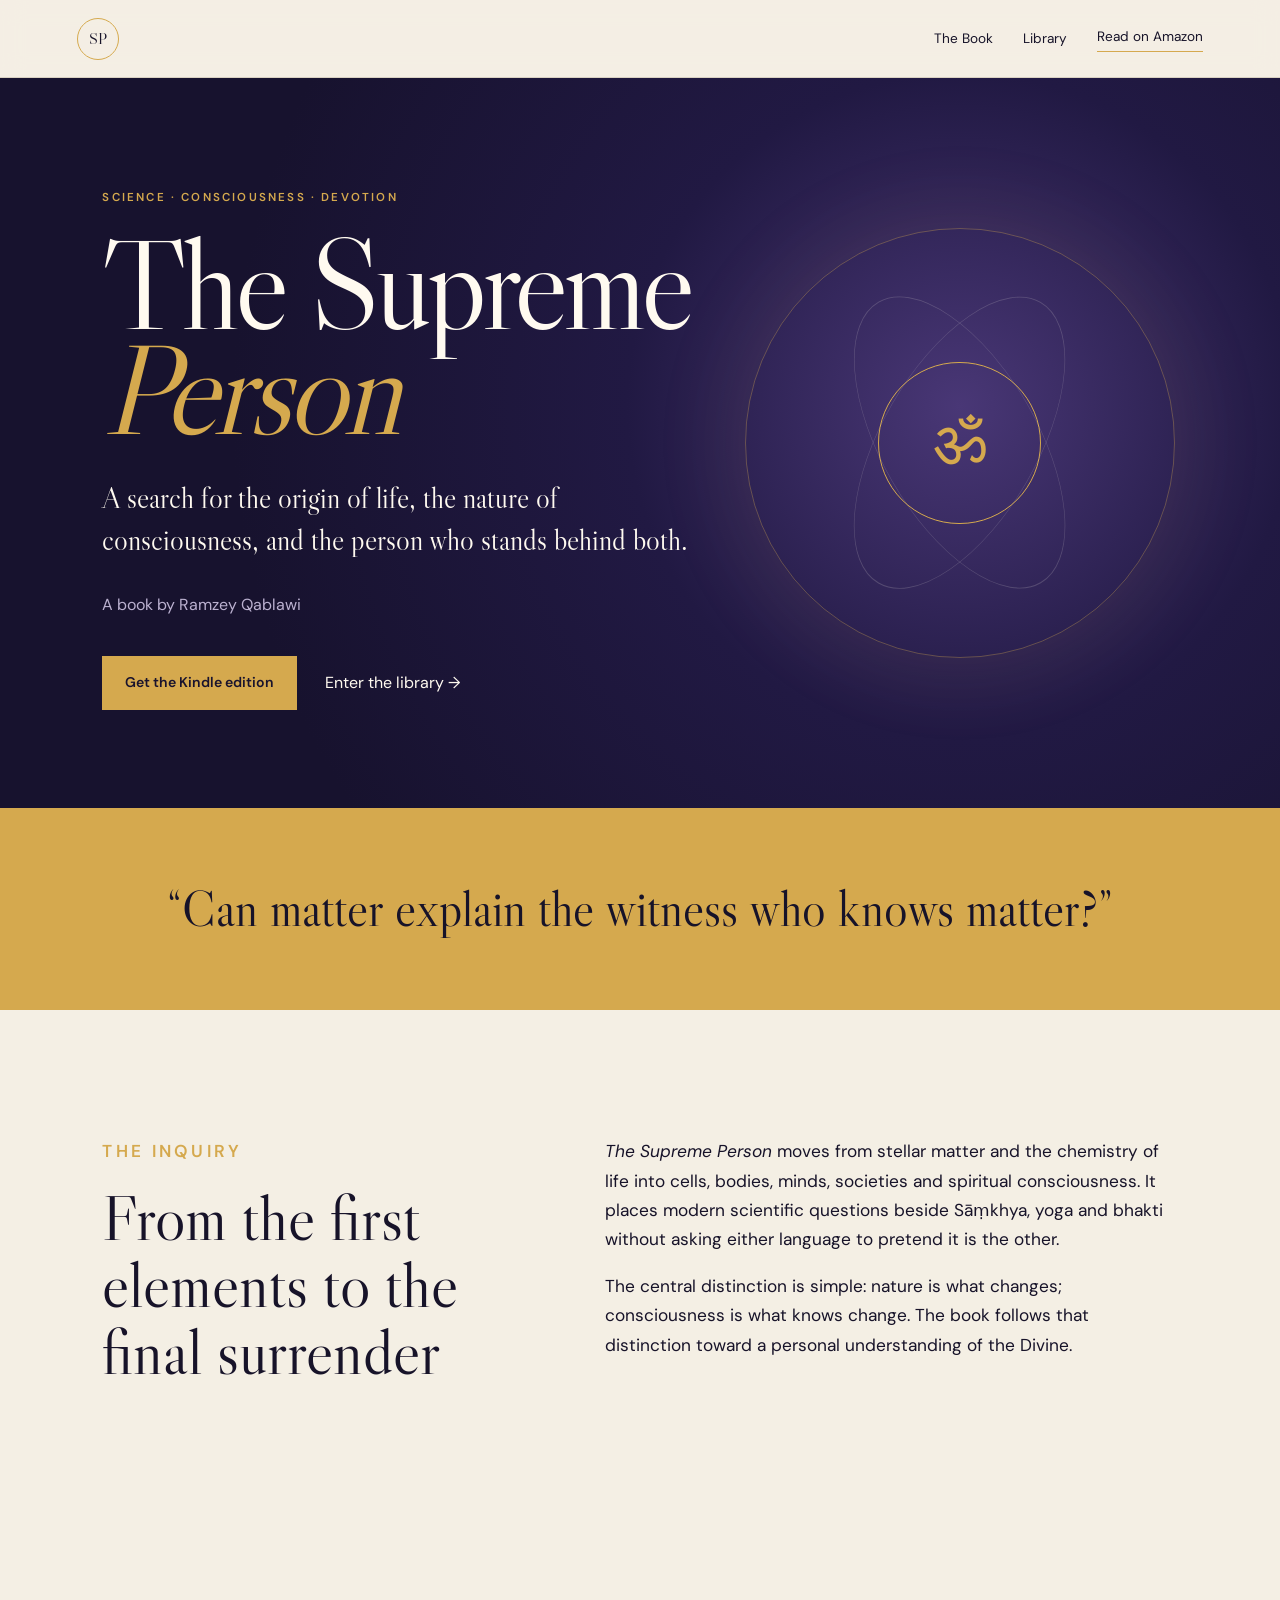
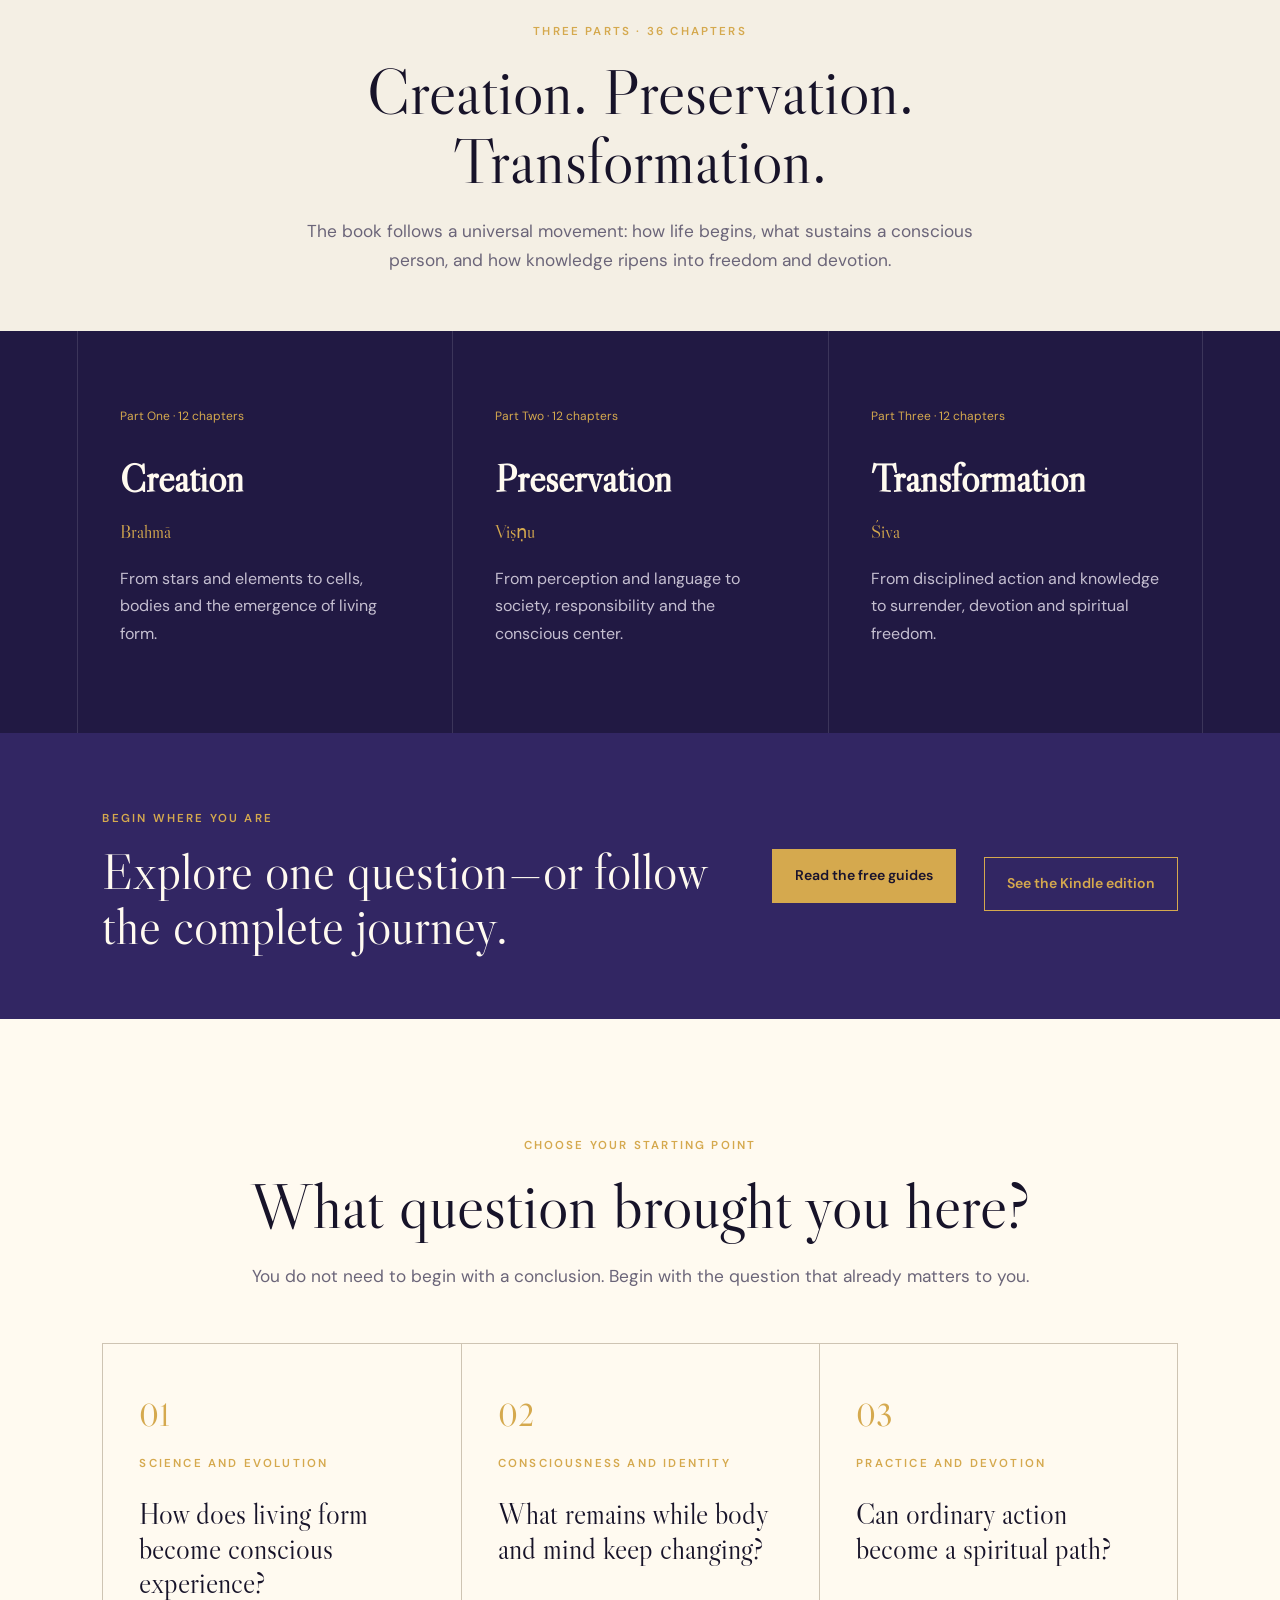
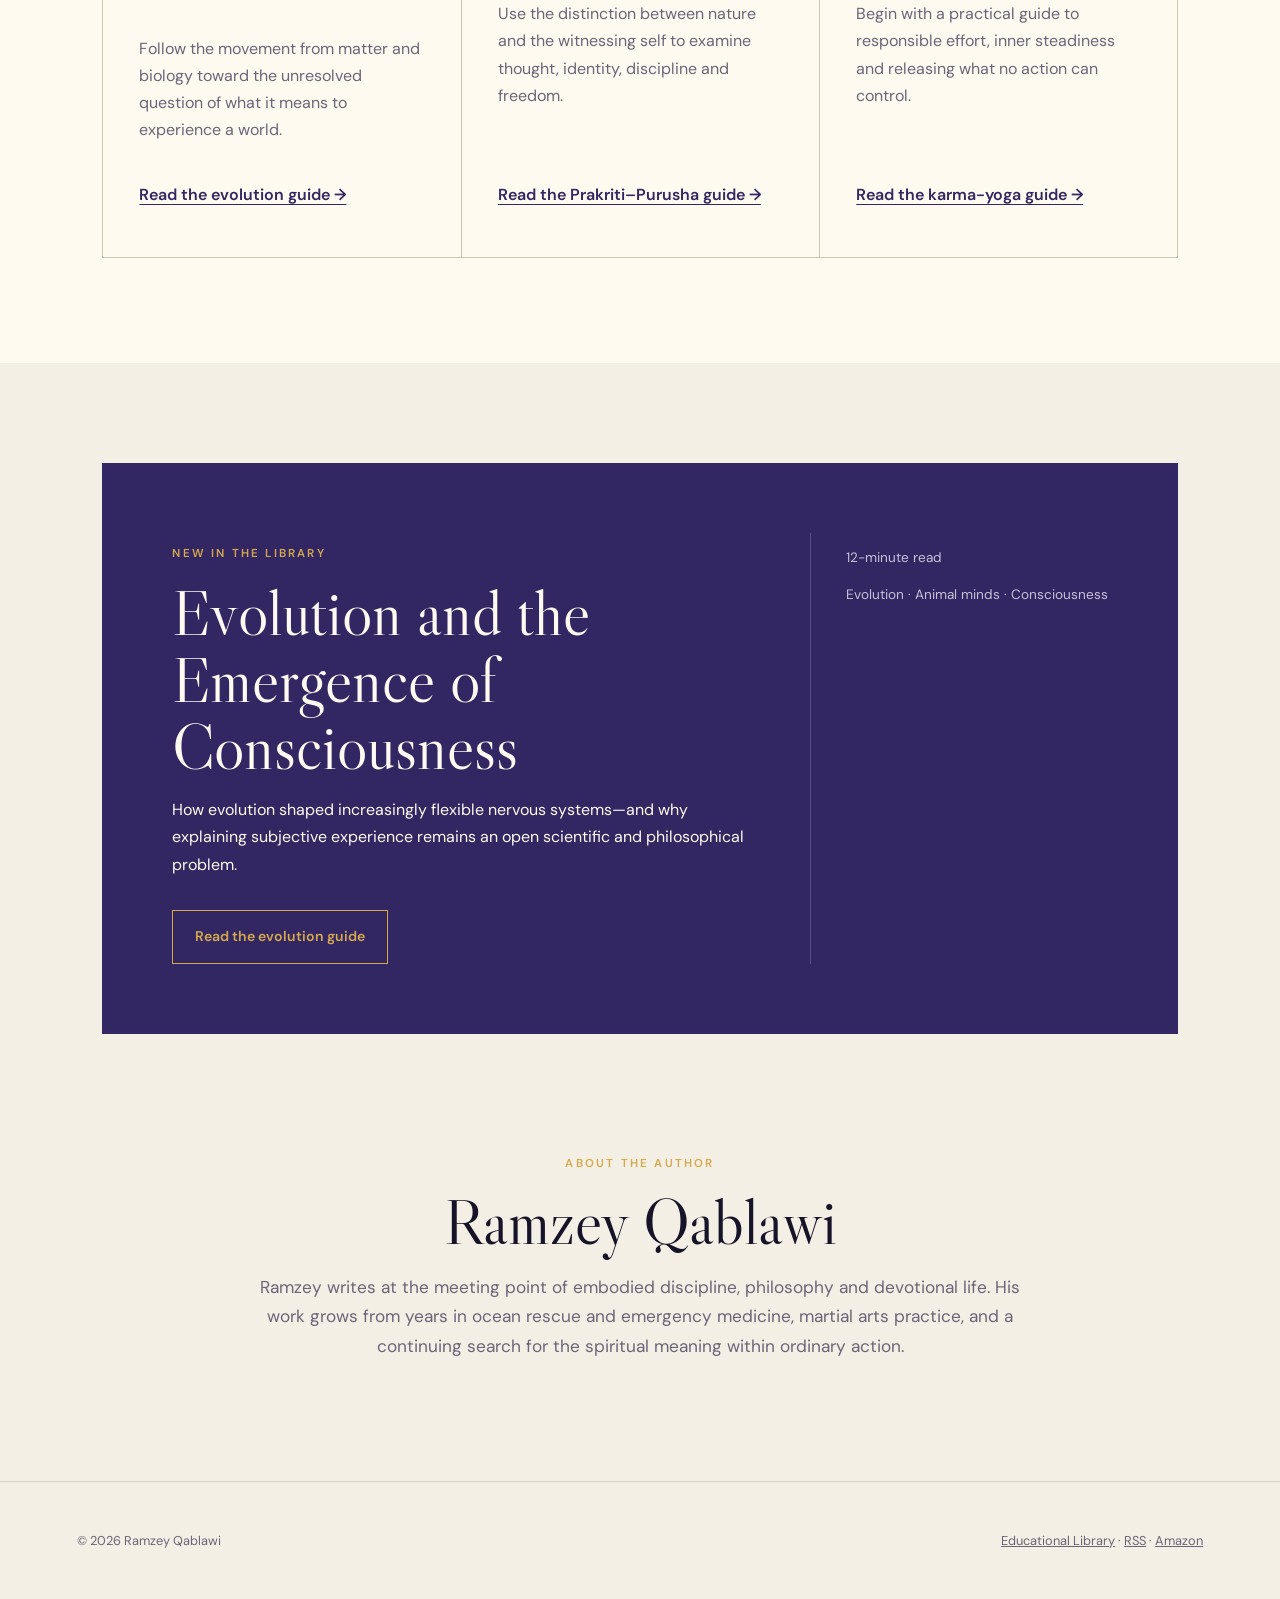
<file: index.html>
<!doctype html>
<html lang="en">
<head>
  <meta charset="utf-8">
  <meta name="viewport" content="width=device-width,initial-scale=1">
  <title>The Supreme Person — Ramzey Qablawi</title>
  <meta name="description" content="Explore matter, consciousness, evolution and the Supreme Person through science, Sāṃkhya and devotional philosophy.">
  <link rel="canonical" href="https://lifeguarddotsui-gpt.github.io/The-Supreme-Person/">
  <meta name="theme-color" content="#211943">
  <link rel="preconnect" href="https://fonts.googleapis.com">
  <link rel="preconnect" href="https://fonts.gstatic.com" crossorigin>
  <link href="https://fonts.googleapis.com/css2?family=DM+Sans:wght@400;500;600&amp;family=Libre+Caslon+Display&amp;display=swap" rel="stylesheet">
  <link rel="stylesheet" href="assets/style.css">
  <link rel="alternate" type="application/rss+xml" title="The Supreme Person Library" href="feed.xml">
  <meta property="og:type" content="website">
  <meta property="og:site_name" content="The Supreme Person">
  <meta property="og:url" content="https://lifeguarddotsui-gpt.github.io/The-Supreme-Person/">
  <meta property="og:title" content="The Supreme Person — Ramzey Qablawi">
  <meta property="og:description" content="Explore matter, consciousness, evolution and spiritual personhood through science, Sāṃkhya, yoga and devotion.">
  <meta name="twitter:card" content="summary">
  <meta name="twitter:title" content="The Supreme Person — Ramzey Qablawi">
  <meta name="twitter:description" content="Explore matter, consciousness, evolution and spiritual personhood through science, Sāṃkhya, yoga and devotion.">
  <script type="application/ld+json">{"@context":"https://schema.org","@type":"Book","name":"The Supreme Person","description":"A 36-chapter inquiry into matter, life, consciousness, personhood, yoga and devotion.","author":{"@type":"Person","name":"Ramzey Qablawi"},"inLanguage":"en","genre":["Philosophy","Science and spirituality","Vedanta","Yoga philosophy"],"url":"https://lifeguarddotsui-gpt.github.io/The-Supreme-Person/","workExample":{"@type":"Book","bookFormat":"https://schema.org/EBook","url":"https://www.amazon.com/dp/B0HJBCDJ74"}}</script>
  <script src="assets/site.js" defer></script>
</head>
<body><a class="skip-link" href="#main-content">Skip to content</a>
  <header class="nav"><a class="mark" href="./" aria-label="Home">SP</a><nav><a href="#book">The Book</a><a href="library/">Library</a><a class="nav-buy" href="https://www.amazon.com/Supreme-Person-Ramzey-Qablawi-ebook/dp/B0HJBCDJ74?utm_source=book_site&utm_medium=referral&utm_campaign=supreme_person" data-amazon-link>Read on Amazon</a></nav></header>
  <main id="main-content">
    <section class="hero">
      <div class="hero-copy"><p class="eyebrow">Science · Consciousness · Devotion</p><h1>The Supreme<br><em>Person</em></h1><p class="dek">A search for the origin of life, the nature of consciousness, and the person who stands behind both.</p><p class="byline">A book by Ramzey Qablawi</p><div class="actions"><a class="button" href="https://www.amazon.com/Supreme-Person-Ramzey-Qablawi-ebook/dp/B0HJBCDJ74?utm_source=book_site&utm_medium=referral&utm_campaign=supreme_person" data-amazon-link>Get the Kindle edition</a><a class="text-link" href="library/">Enter the library →</a></div></div>
      <div class="orb" aria-hidden="true"><div class="orbit one"></div><div class="orbit two"></div><div class="center">ॐ</div></div>
    </section>
    <section class="question"><p>“Can matter explain the witness who knows matter?”</p></section>
    <section id="book" class="book-grid"><div><p class="eyebrow">The inquiry</p><h2>From the first elements to the final surrender</h2></div><div><p><cite>The Supreme Person</cite> moves from stellar matter and the chemistry of life into cells, bodies, minds, societies and spiritual consciousness. It places modern scientific questions beside Sāṃkhya, yoga and bhakti without asking either language to pretend it is the other.</p><p>The central distinction is simple: nature is what changes; consciousness is what knows change. The book follows that distinction toward a personal understanding of the Divine.</p></div></section>
    <section class="journey-head" aria-labelledby="journey-title"><p class="eyebrow">Three parts · 36 chapters</p><h2 id="journey-title">Creation. Preservation. Transformation.</h2><p>The book follows a universal movement: how life begins, what sustains a conscious person, and how knowledge ripens into freedom and devotion.</p></section>
    <section class="parts" aria-label="The book's three-part journey"><article><span>Part One · 12 chapters</span><h3>Creation</h3><p class="part-name">Brahmā</p><p>From stars and elements to cells, bodies and the emergence of living form.</p></article><article><span>Part Two · 12 chapters</span><h3>Preservation</h3><p class="part-name">Viṣṇu</p><p>From perception and language to society, responsibility and the conscious center.</p></article><article><span>Part Three · 12 chapters</span><h3>Transformation</h3><p class="part-name">Śiva</p><p>From disciplined action and knowledge to surrender, devotion and spiritual freedom.</p></article></section>
    <section class="journey-actions" aria-label="Continue exploring"><div><p class="eyebrow">Begin where you are</p><h2>Explore one question—or follow the complete journey.</h2></div><div class="actions"><a class="button" href="library/">Read the free guides</a><a class="button ghost" href="https://www.amazon.com/Supreme-Person-Ramzey-Qablawi-ebook/dp/B0HJBCDJ74?utm_source=book_site&utm_medium=referral&utm_campaign=supreme_person" data-amazon-link>See the Kindle edition</a></div></section>
    <section class="reader-paths" aria-labelledby="reader-paths-title">
      <div class="reader-paths-head"><p class="eyebrow">Choose your starting point</p><h2 id="reader-paths-title">What question brought you here?</h2><p>You do not need to begin with a conclusion. Begin with the question that already matters to you.</p></div>
      <div class="reader-path-grid">
        <article><span class="path-number" aria-hidden="true">01</span><p class="eyebrow">Science and evolution</p><h3>How does living form become conscious experience?</h3><p>Follow the movement from matter and biology toward the unresolved question of what it means to experience a world.</p><a href="library/evolution-and-consciousness.html">Read the evolution guide →</a></article>
        <article><span class="path-number" aria-hidden="true">02</span><p class="eyebrow">Consciousness and identity</p><h3>What remains while body and mind keep changing?</h3><p>Use the distinction between nature and the witnessing self to examine thought, identity, discipline and freedom.</p><a href="library/prakriti-and-purusha.html">Read the Prakriti–Purusha guide →</a></article>
        <article><span class="path-number" aria-hidden="true">03</span><p class="eyebrow">Practice and devotion</p><h3>Can ordinary action become a spiritual path?</h3><p>Begin with a practical guide to responsible effort, inner steadiness and releasing what no action can control.</p><a href="library/karma-yoga-daily-life.html">Read the karma-yoga guide →</a></article>
      </div>
    </section>
    <section class="featured"><div><p class="eyebrow">New in the library</p><h2>Evolution and the Emergence of Consciousness</h2><p>How evolution shaped increasingly flexible nervous systems—and why explaining subjective experience remains an open scientific and philosophical problem.</p><a class="button ghost" href="library/evolution-and-consciousness.html">Read the evolution guide</a></div><aside><p>12-minute read</p><p>Evolution · Animal minds · Consciousness</p></aside></section>
    <section class="about"><p class="eyebrow">About the author</p><h2>Ramzey Qablawi</h2><p>Ramzey writes at the meeting point of embodied discipline, philosophy and devotional life. His work grows from years in ocean rescue and emergency medicine, martial arts practice, and a continuing search for the spiritual meaning within ordinary action.</p></section>
  </main>
  <footer><p>© 2026 Ramzey Qablawi</p><p><a href="library/">Educational Library</a> · <a href="feed.xml">RSS</a> · <a href="https://www.amazon.com/Supreme-Person-Ramzey-Qablawi-ebook/dp/B0HJBCDJ74?utm_source=book_site&utm_medium=referral&utm_campaign=supreme_person" data-amazon-link>Amazon</a></p></footer>
</body></html>
</file>
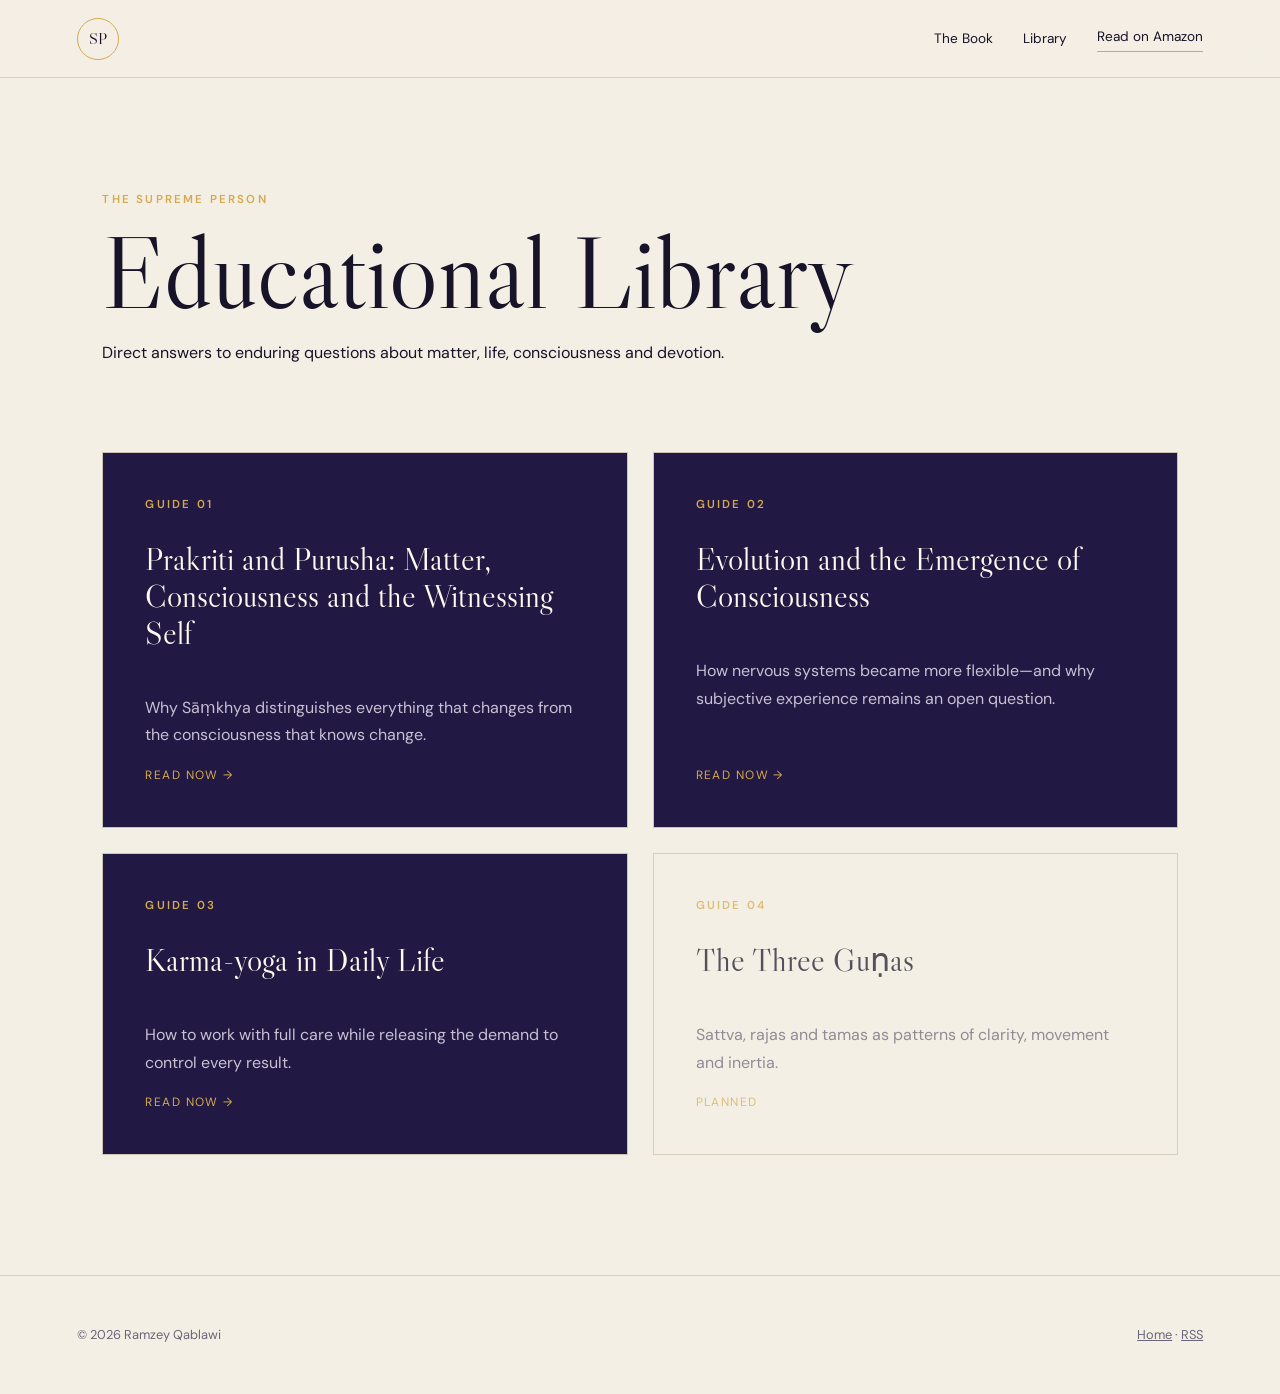
<file: library/index.html>
<!doctype html><html lang="en"><head><meta charset="utf-8"><meta name="viewport" content="width=device-width,initial-scale=1"><title>Library — The Supreme Person</title><meta name="description" content="Clear guides to consciousness, Sāṃkhya, yoga, evolution and devotional philosophy."><link rel="canonical" href="https://lifeguarddotsui-gpt.github.io/The-Supreme-Person/library/"><meta name="theme-color" content="#211943"><meta property="og:type" content="website"><meta property="og:site_name" content="The Supreme Person"><meta property="og:url" content="https://lifeguarddotsui-gpt.github.io/The-Supreme-Person/library/"><meta property="og:title" content="Educational Library — The Supreme Person"><meta property="og:description" content="Free guides to consciousness, Sāṃkhya, yoga, evolution and devotional philosophy."><meta name="twitter:card" content="summary"><meta name="twitter:title" content="Educational Library — The Supreme Person"><meta name="twitter:description" content="Free guides to consciousness, Sāṃkhya, yoga, evolution and devotional philosophy.">  <link rel="preconnect" href="https://fonts.googleapis.com">
  <link rel="preconnect" href="https://fonts.gstatic.com" crossorigin>
  <link href="https://fonts.googleapis.com/css2?family=DM+Sans:wght@400;500;600&amp;family=Libre+Caslon+Display&amp;display=swap" rel="stylesheet">
<link rel="stylesheet" href="../assets/style.css"><script type="application/ld+json">{"@context":"https://schema.org","@type":"CollectionPage","name":"The Supreme Person Educational Library","description":"Free guides to consciousness, Sāṃkhya, yoga, evolution and devotional philosophy.","url":"https://lifeguarddotsui-gpt.github.io/The-Supreme-Person/library/","hasPart":[{"@type":"Article","name":"Prakriti and Purusha: Matter, Consciousness and the Witnessing Self","url":"https://lifeguarddotsui-gpt.github.io/The-Supreme-Person/library/prakriti-and-purusha.html"},{"@type":"Article","name":"Evolution and the Emergence of Consciousness","url":"https://lifeguarddotsui-gpt.github.io/The-Supreme-Person/library/evolution-and-consciousness.html"},{"@type":"Article","name":"Karma-yoga in Daily Life: Action Without Attachment","url":"https://lifeguarddotsui-gpt.github.io/The-Supreme-Person/library/karma-yoga-daily-life.html"}]}</script><script src="../assets/site.js" defer></script>
</head><body><a class="skip-link" href="#main-content">Skip to content</a><header class="nav"><a class="mark" href="../">SP</a><nav><a href="../#book">The Book</a><a href="./">Library</a><a class="nav-buy" href="https://www.amazon.com/Supreme-Person-Ramzey-Qablawi-ebook/dp/B0HJBCDJ74?utm_source=book_site&utm_medium=referral&utm_campaign=supreme_person" data-amazon-link>Read on Amazon</a></nav></header><main id="main-content"><section class="library-head"><p class="eyebrow">The Supreme Person</p><h1>Educational Library</h1><p>Direct answers to enduring questions about matter, life, consciousness and devotion.</p></section><section class="library-grid"><a class="card live" href="prakriti-and-purusha.html"><span class="eyebrow">Guide 01</span><h2>Prakriti and Purusha: Matter, Consciousness and the Witnessing Self</h2><p>Why Sāṃkhya distinguishes everything that changes from the consciousness that knows change.</p><span class="tag">Read now →</span></a><a class="card live" href="evolution-and-consciousness.html"><span class="eyebrow">Guide 02</span><h2>Evolution and the Emergence of Consciousness</h2><p>How nervous systems became more flexible—and why subjective experience remains an open question.</p><span class="tag">Read now →</span></a><a class="card live" href="karma-yoga-daily-life.html"><span class="eyebrow">Guide 03</span><h2>Karma-yoga in Daily Life</h2><p>How to work with full care while releasing the demand to control every result.</p><span class="tag">Read now →</span></a><article class="card coming"><span class="eyebrow">Guide 04</span><h2>The Three Guṇas</h2><p>Sattva, rajas and tamas as patterns of clarity, movement and inertia.</p><span class="tag">Planned</span></article></section></main><footer><p>© 2026 Ramzey Qablawi</p><p><a href="../">Home</a> · <a href="../feed.xml">RSS</a></p></footer></body></html>
</file>
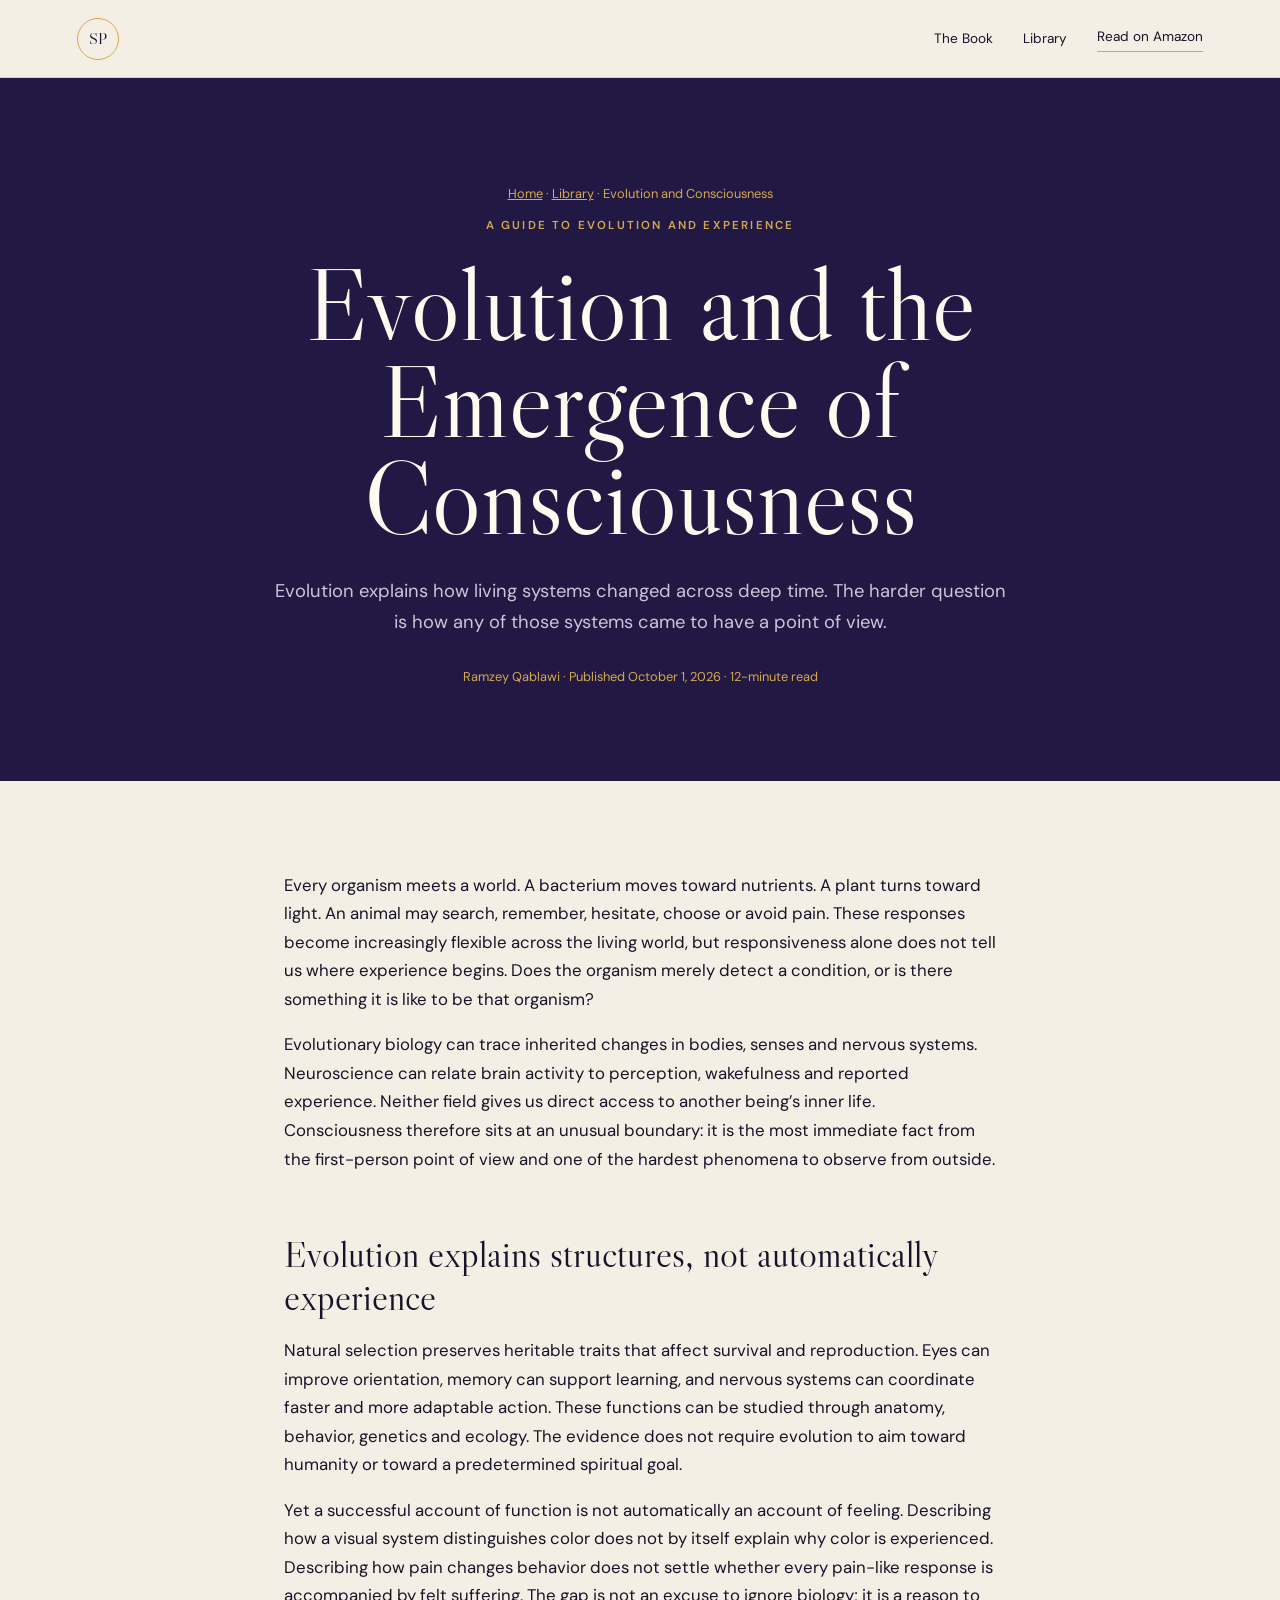
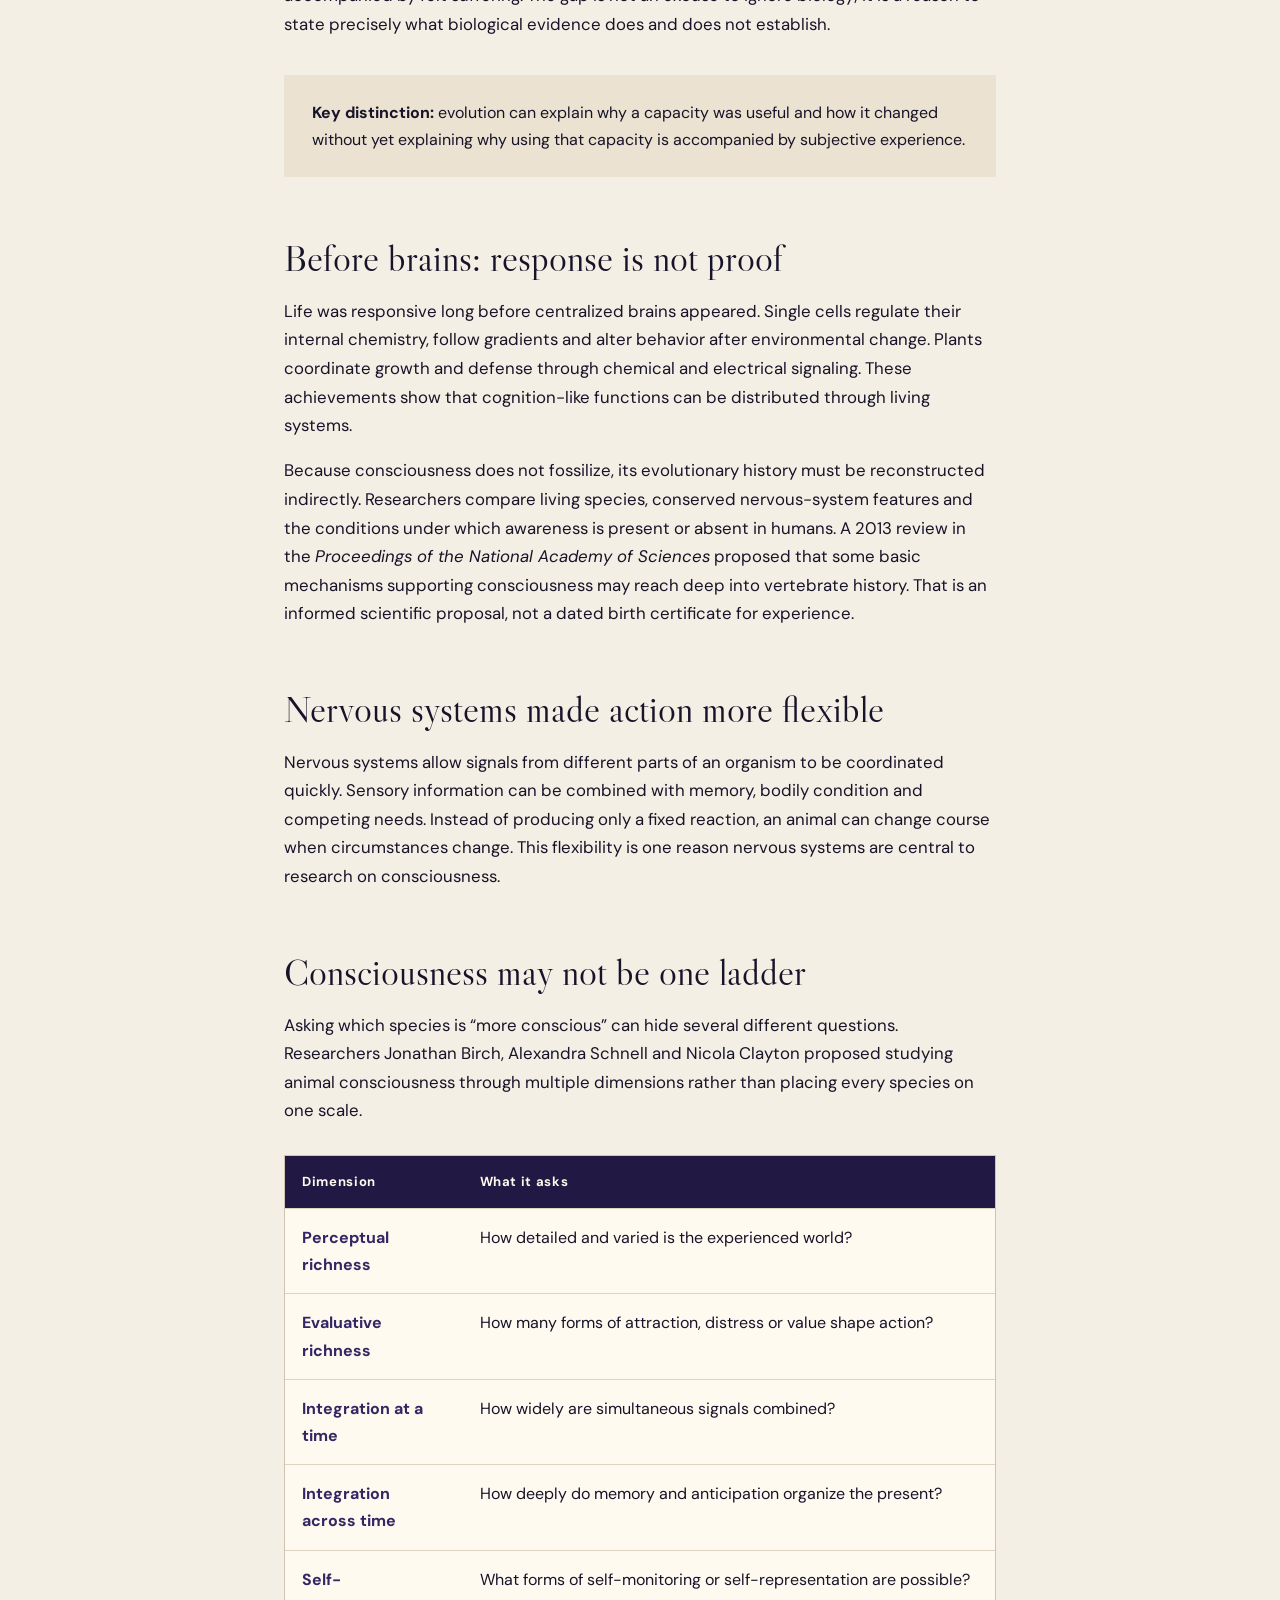
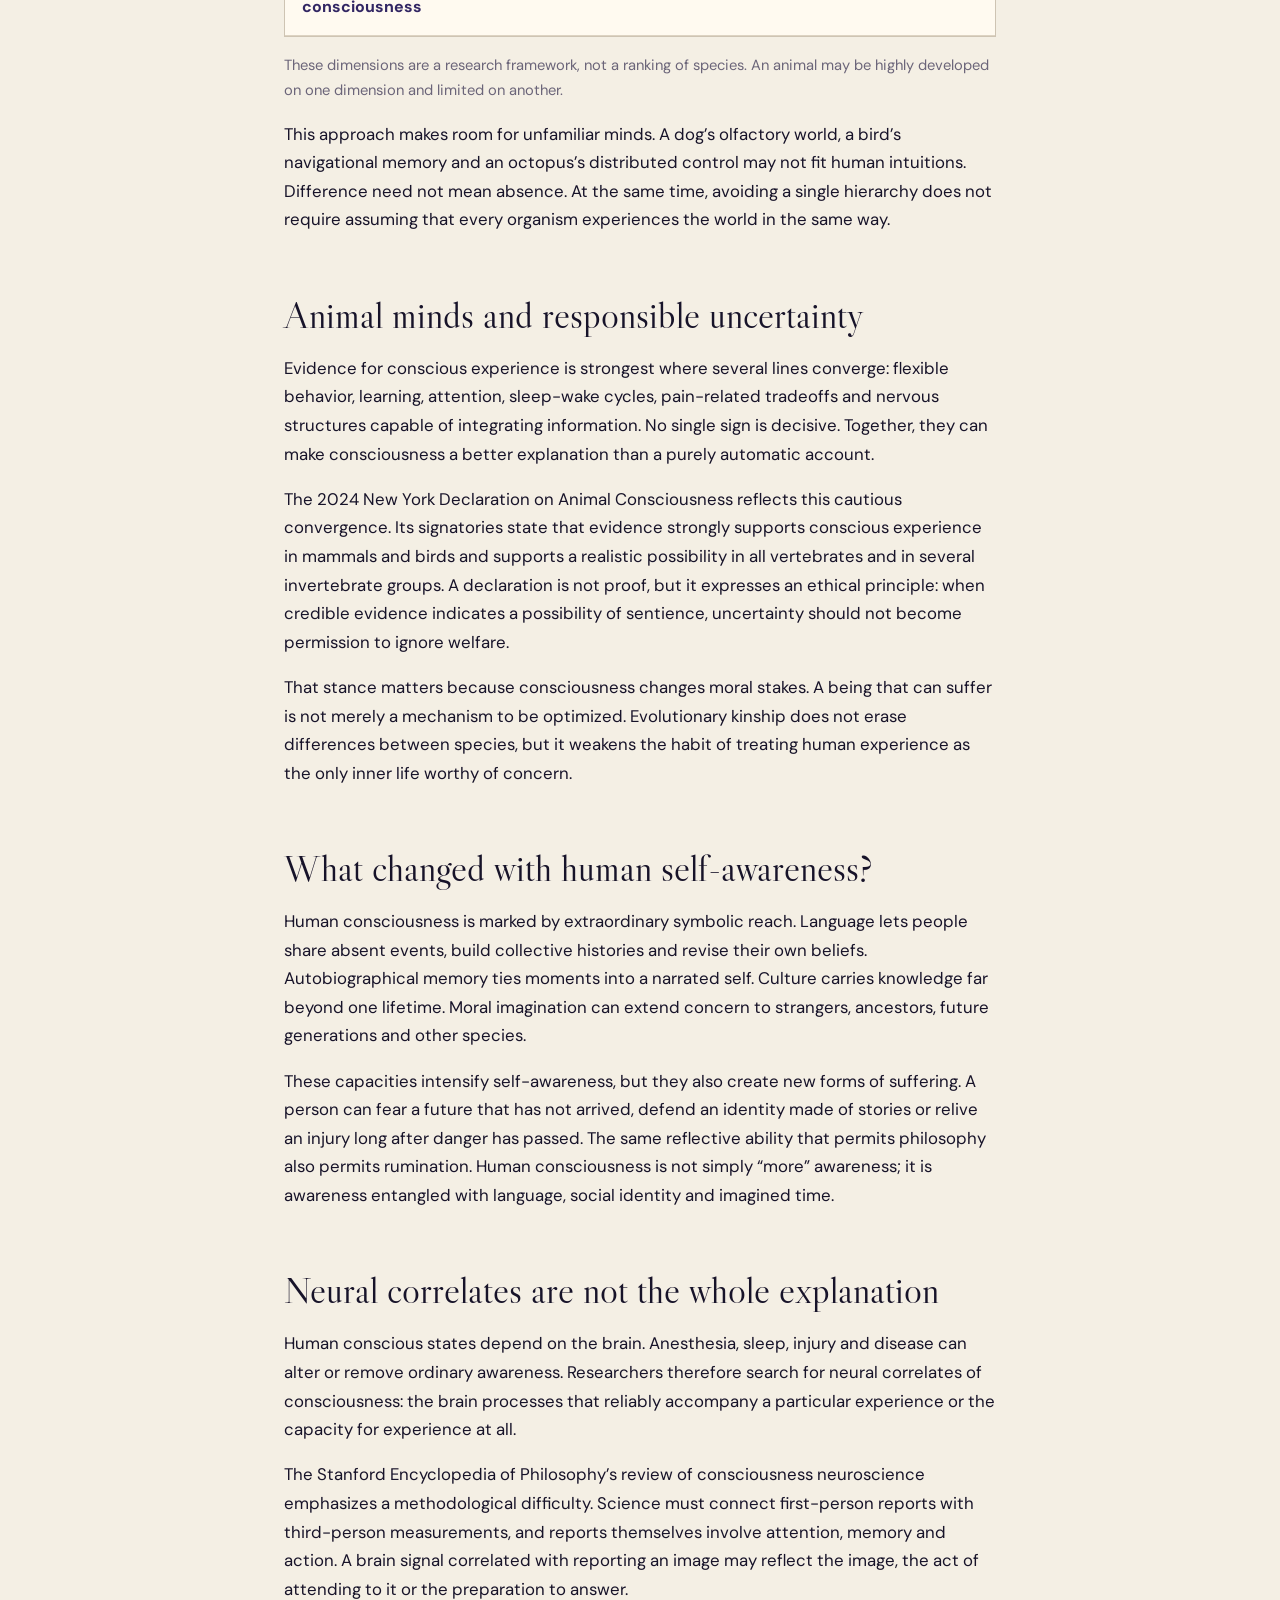
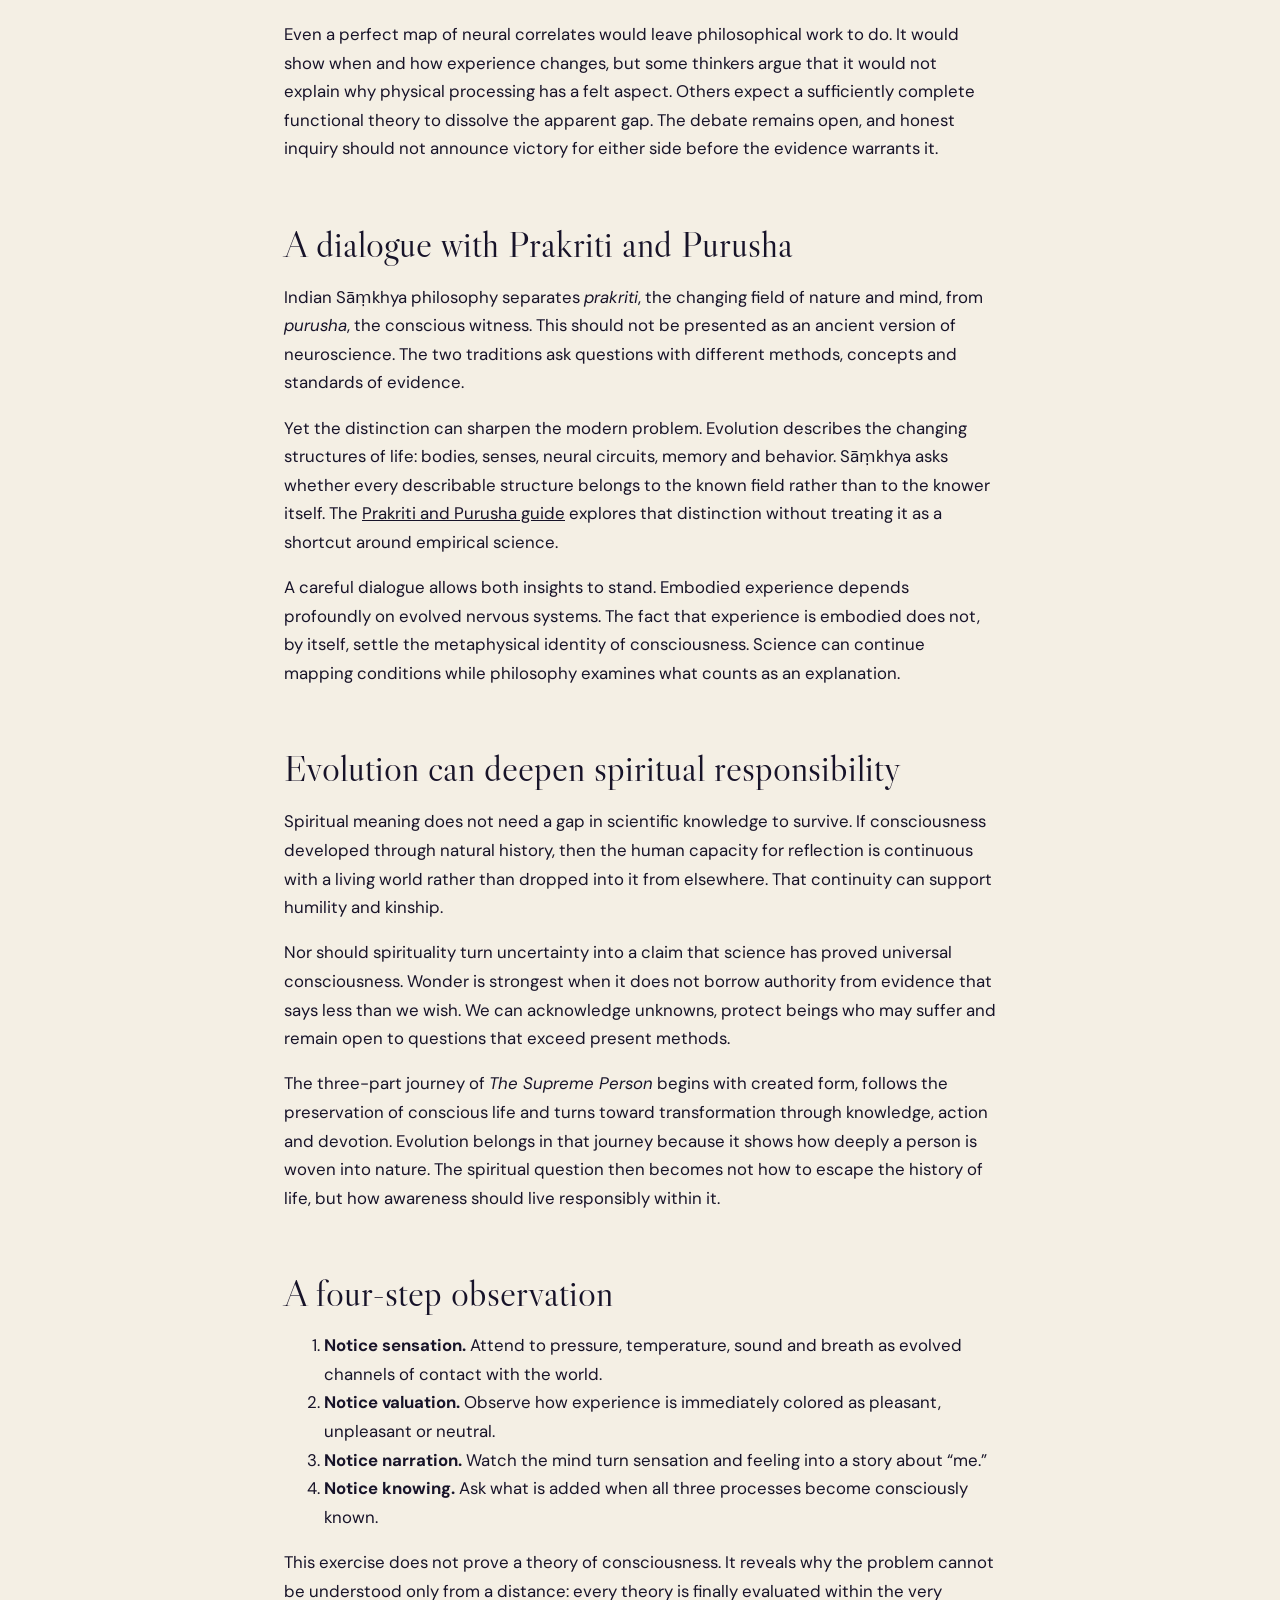
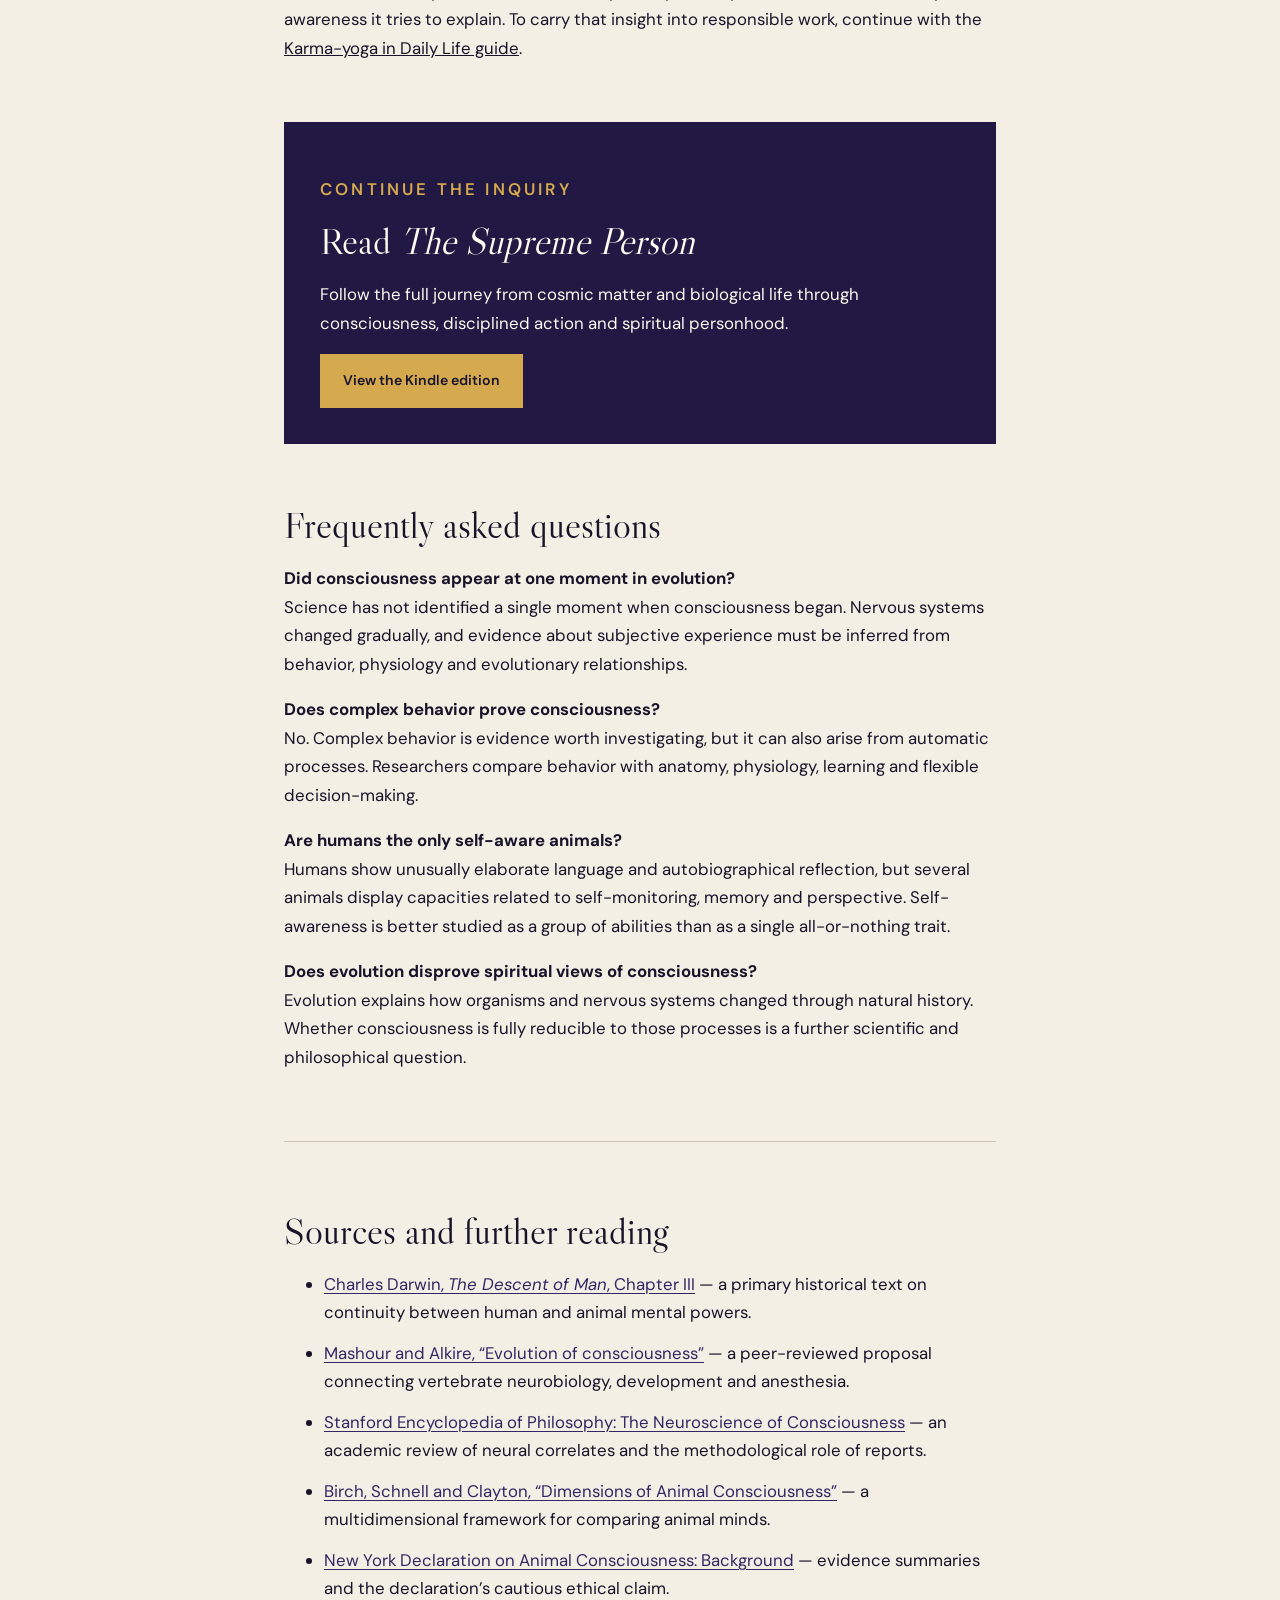
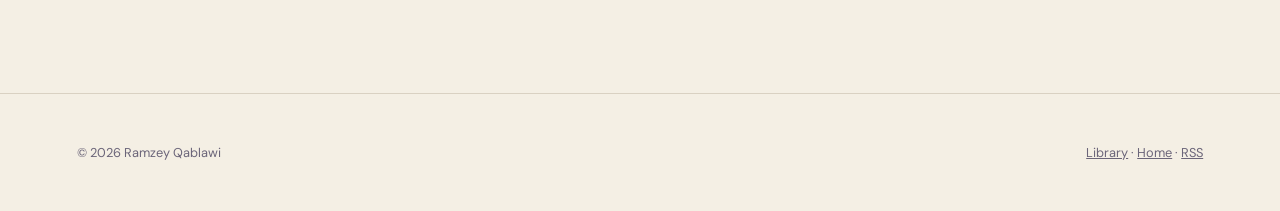
<file: library/evolution-and-consciousness.html>
<!doctype html><html lang="en"><head><meta charset="utf-8"><meta name="viewport" content="width=device-width,initial-scale=1"><title>Evolution and the Emergence of Consciousness</title><meta name="description" content="How did consciousness emerge through evolution? Explore nervous systems, animal minds, human self-awareness and what science still cannot explain."><link rel="canonical" href="https://lifeguarddotsui-gpt.github.io/The-Supreme-Person/library/evolution-and-consciousness.html"><meta name="theme-color" content="#211943"><meta property="og:type" content="article"><meta property="og:site_name" content="The Supreme Person"><meta property="og:url" content="https://lifeguarddotsui-gpt.github.io/The-Supreme-Person/library/evolution-and-consciousness.html"><meta property="og:title" content="Evolution and the Emergence of Consciousness"><meta property="og:description" content="How nervous systems became more flexible—and why subjective experience remains an open question."><meta property="article:published_time" content="2026-10-01"><meta property="article:modified_time" content="2026-10-01"><meta name="twitter:card" content="summary"><meta name="twitter:title" content="Evolution and the Emergence of Consciousness"><meta name="twitter:description" content="How nervous systems became more flexible—and why subjective experience remains an open question."><link rel="alternate" type="application/rss+xml" title="The Supreme Person Library" href="../feed.xml"><link rel="preconnect" href="https://fonts.googleapis.com"><link rel="preconnect" href="https://fonts.gstatic.com" crossorigin><link href="https://fonts.googleapis.com/css2?family=DM+Sans:wght@400;500;600&amp;family=Libre+Caslon+Display&amp;display=swap" rel="stylesheet"><link rel="stylesheet" href="../assets/style.css"><script type="application/ld+json">{"@context":"https://schema.org","@graph":[{"@type":"Article","headline":"Evolution and the Emergence of Consciousness","description":"How did consciousness emerge through evolution? Explore nervous systems, animal minds, human self-awareness and what science still cannot explain.","author":{"@type":"Person","name":"Ramzey Qablawi"},"datePublished":"2026-10-01","dateModified":"2026-10-01","inLanguage":"en","mainEntityOfPage":"https://lifeguarddotsui-gpt.github.io/The-Supreme-Person/library/evolution-and-consciousness.html"},{"@type":"FAQPage","mainEntity":[{"@type":"Question","name":"Did consciousness appear at one moment in evolution?","acceptedAnswer":{"@type":"Answer","text":"Science has not identified a single moment when consciousness began. Nervous systems changed gradually, and evidence about subjective experience must be inferred from behavior, physiology and evolutionary relationships."}},{"@type":"Question","name":"Does complex behavior prove consciousness?","acceptedAnswer":{"@type":"Answer","text":"No. Complex behavior is evidence worth investigating, but it can also arise from automatic processes. Researchers compare behavior with anatomy, physiology, learning and flexible decision-making."}},{"@type":"Question","name":"Are humans the only self-aware animals?","acceptedAnswer":{"@type":"Answer","text":"Humans show unusually elaborate language and autobiographical reflection, but several animals display capacities related to self-monitoring, memory and perspective. Self-awareness is better studied as a group of abilities than as a single all-or-nothing trait."}},{"@type":"Question","name":"Does evolution disprove spiritual views of consciousness?","acceptedAnswer":{"@type":"Answer","text":"Evolution explains how organisms and nervous systems changed through natural history. Whether consciousness is fully reducible to those processes is a further scientific and philosophical question."}}]},{"@type":"BreadcrumbList","itemListElement":[{"@type":"ListItem","position":1,"name":"Home","item":"https://lifeguarddotsui-gpt.github.io/The-Supreme-Person/"},{"@type":"ListItem","position":2,"name":"Library","item":"https://lifeguarddotsui-gpt.github.io/The-Supreme-Person/library/"},{"@type":"ListItem","position":3,"name":"Evolution and Consciousness","item":"https://lifeguarddotsui-gpt.github.io/The-Supreme-Person/library/evolution-and-consciousness.html"}]}]}</script><script src="../assets/site.js" defer></script></head><body><a class="skip-link" href="#main-content">Skip to content</a><header class="nav"><a class="mark" href="../" aria-label="Home">SP</a><nav><a href="../#book">The Book</a><a href="./">Library</a><a class="nav-buy" href="https://www.amazon.com/Supreme-Person-Ramzey-Qablawi-ebook/dp/B0HJBCDJ74?utm_source=book_site&amp;utm_medium=referral&amp;utm_campaign=supreme_person" data-amazon-link>Read on Amazon</a></nav></header><main id="main-content"><header class="article-hero"><nav class="article-meta" aria-label="Breadcrumb"><a href="../">Home</a> · <a href="./">Library</a> · <span aria-current="page">Evolution and Consciousness</span></nav><p class="eyebrow">A guide to evolution and experience</p><h1>Evolution and the Emergence of Consciousness</h1><p class="intro">Evolution explains how living systems changed across deep time. The harder question is how any of those systems came to have a point of view.</p><p class="article-meta">Ramzey Qablawi · Published October 1, 2026 · 12-minute read</p></header><article class="article"><p>Every organism meets a world. A bacterium moves toward nutrients. A plant turns toward light. An animal may search, remember, hesitate, choose or avoid pain. These responses become increasingly flexible across the living world, but responsiveness alone does not tell us where experience begins. Does the organism merely detect a condition, or is there something it is like to be that organism?</p><p>Evolutionary biology can trace inherited changes in bodies, senses and nervous systems. Neuroscience can relate brain activity to perception, wakefulness and reported experience. Neither field gives us direct access to another being’s inner life. Consciousness therefore sits at an unusual boundary: it is the most immediate fact from the first-person point of view and one of the hardest phenomena to observe from outside.</p><h2>Evolution explains structures, not automatically experience</h2><p>Natural selection preserves heritable traits that affect survival and reproduction. Eyes can improve orientation, memory can support learning, and nervous systems can coordinate faster and more adaptable action. These functions can be studied through anatomy, behavior, genetics and ecology. The evidence does not require evolution to aim toward humanity or toward a predetermined spiritual goal.</p><p>Yet a successful account of function is not automatically an account of feeling. Describing how a visual system distinguishes color does not by itself explain why color is experienced. Describing how pain changes behavior does not settle whether every pain-like response is accompanied by felt suffering. The gap is not an excuse to ignore biology; it is a reason to state precisely what biological evidence does and does not establish.</p><div class="note"><strong>Key distinction:</strong> evolution can explain why a capacity was useful and how it changed without yet explaining why using that capacity is accompanied by subjective experience.</div><h2>Before brains: response is not proof</h2><p>Life was responsive long before centralized brains appeared. Single cells regulate their internal chemistry, follow gradients and alter behavior after environmental change. Plants coordinate growth and defense through chemical and electrical signaling. These achievements show that cognition-like functions can be distributed through living systems.</p><p>Because consciousness does not fossilize, its evolutionary history must be reconstructed indirectly. Researchers compare living species, conserved nervous-system features and the conditions under which awareness is present or absent in humans. A 2013 review in the <em>Proceedings of the National Academy of Sciences</em> proposed that some basic mechanisms supporting consciousness may reach deep into vertebrate history. That is an informed scientific proposal, not a dated birth certificate for experience.</p><h2>Nervous systems made action more flexible</h2><p>Nervous systems allow signals from different parts of an organism to be coordinated quickly. Sensory information can be combined with memory, bodily condition and competing needs. Instead of producing only a fixed reaction, an animal can change course when circumstances change. This flexibility is one reason nervous systems are central to research on consciousness.</p><h2>Consciousness may not be one ladder</h2><p>Asking which species is “more conscious” can hide several different questions. Researchers Jonathan Birch, Alexandra Schnell and Nicola Clayton proposed studying animal consciousness through multiple dimensions rather than placing every species on one scale.</p><div class="table-wrap"><table><thead><tr><th scope="col">Dimension</th><th scope="col">What it asks</th></tr></thead><tbody><tr><th scope="row">Perceptual richness</th><td>How detailed and varied is the experienced world?</td></tr><tr><th scope="row">Evaluative richness</th><td>How many forms of attraction, distress or value shape action?</td></tr><tr><th scope="row">Integration at a time</th><td>How widely are simultaneous signals combined?</td></tr><tr><th scope="row">Integration across time</th><td>How deeply do memory and anticipation organize the present?</td></tr><tr><th scope="row">Self-consciousness</th><td>What forms of self-monitoring or self-representation are possible?</td></tr></tbody></table></div><p class="table-note">These dimensions are a research framework, not a ranking of species. An animal may be highly developed on one dimension and limited on another.</p><p>This approach makes room for unfamiliar minds. A dog’s olfactory world, a bird’s navigational memory and an octopus’s distributed control may not fit human intuitions. Difference need not mean absence. At the same time, avoiding a single hierarchy does not require assuming that every organism experiences the world in the same way.</p><h2>Animal minds and responsible uncertainty</h2><p>Evidence for conscious experience is strongest where several lines converge: flexible behavior, learning, attention, sleep-wake cycles, pain-related tradeoffs and nervous structures capable of integrating information. No single sign is decisive. Together, they can make consciousness a better explanation than a purely automatic account.</p><p>The 2024 New York Declaration on Animal Consciousness reflects this cautious convergence. Its signatories state that evidence strongly supports conscious experience in mammals and birds and supports a realistic possibility in all vertebrates and in several invertebrate groups. A declaration is not proof, but it expresses an ethical principle: when credible evidence indicates a possibility of sentience, uncertainty should not become permission to ignore welfare.</p><p>That stance matters because consciousness changes moral stakes. A being that can suffer is not merely a mechanism to be optimized. Evolutionary kinship does not erase differences between species, but it weakens the habit of treating human experience as the only inner life worthy of concern.</p><h2>What changed with human self-awareness?</h2><p>Human consciousness is marked by extraordinary symbolic reach. Language lets people share absent events, build collective histories and revise their own beliefs. Autobiographical memory ties moments into a narrated self. Culture carries knowledge far beyond one lifetime. Moral imagination can extend concern to strangers, ancestors, future generations and other species.</p><p>These capacities intensify self-awareness, but they also create new forms of suffering. A person can fear a future that has not arrived, defend an identity made of stories or relive an injury long after danger has passed. The same reflective ability that permits philosophy also permits rumination. Human consciousness is not simply “more” awareness; it is awareness entangled with language, social identity and imagined time.</p><h2>Neural correlates are not the whole explanation</h2><p>Human conscious states depend on the brain. Anesthesia, sleep, injury and disease can alter or remove ordinary awareness. Researchers therefore search for neural correlates of consciousness: the brain processes that reliably accompany a particular experience or the capacity for experience at all.</p><p>The Stanford Encyclopedia of Philosophy’s review of consciousness neuroscience emphasizes a methodological difficulty. Science must connect first-person reports with third-person measurements, and reports themselves involve attention, memory and action. A brain signal correlated with reporting an image may reflect the image, the act of attending to it or the preparation to answer.</p><p>Even a perfect map of neural correlates would leave philosophical work to do. It would show when and how experience changes, but some thinkers argue that it would not explain why physical processing has a felt aspect. Others expect a sufficiently complete functional theory to dissolve the apparent gap. The debate remains open, and honest inquiry should not announce victory for either side before the evidence warrants it.</p><h2>A dialogue with Prakriti and Purusha</h2><p>Indian Sāṃkhya philosophy separates <em>prakriti</em>, the changing field of nature and mind, from <em>purusha</em>, the conscious witness. This should not be presented as an ancient version of neuroscience. The two traditions ask questions with different methods, concepts and standards of evidence.</p><p>Yet the distinction can sharpen the modern problem. Evolution describes the changing structures of life: bodies, senses, neural circuits, memory and behavior. Sāṃkhya asks whether every describable structure belongs to the known field rather than to the knower itself. The <a href="prakriti-and-purusha.html">Prakriti and Purusha guide</a> explores that distinction without treating it as a shortcut around empirical science.</p><p>A careful dialogue allows both insights to stand. Embodied experience depends profoundly on evolved nervous systems. The fact that experience is embodied does not, by itself, settle the metaphysical identity of consciousness. Science can continue mapping conditions while philosophy examines what counts as an explanation.</p><h2>Evolution can deepen spiritual responsibility</h2><p>Spiritual meaning does not need a gap in scientific knowledge to survive. If consciousness developed through natural history, then the human capacity for reflection is continuous with a living world rather than dropped into it from elsewhere. That continuity can support humility and kinship.</p><p>Nor should spirituality turn uncertainty into a claim that science has proved universal consciousness. Wonder is strongest when it does not borrow authority from evidence that says less than we wish. We can acknowledge unknowns, protect beings who may suffer and remain open to questions that exceed present methods.</p><p>The three-part journey of <cite>The Supreme Person</cite> begins with created form, follows the preservation of conscious life and turns toward transformation through knowledge, action and devotion. Evolution belongs in that journey because it shows how deeply a person is woven into nature. The spiritual question then becomes not how to escape the history of life, but how awareness should live responsibly within it.</p><h2>A four-step observation</h2><ol><li><strong>Notice sensation.</strong> Attend to pressure, temperature, sound and breath as evolved channels of contact with the world.</li><li><strong>Notice valuation.</strong> Observe how experience is immediately colored as pleasant, unpleasant or neutral.</li><li><strong>Notice narration.</strong> Watch the mind turn sensation and feeling into a story about “me.”</li><li><strong>Notice knowing.</strong> Ask what is added when all three processes become consciously known.</li></ol><p>This exercise does not prove a theory of consciousness. It reveals why the problem cannot be understood only from a distance: every theory is finally evaluated within the very awareness it tries to explain. To carry that insight into responsible work, continue with the <a href="karma-yoga-daily-life.html">Karma-yoga in Daily Life guide</a>.</p><section class="cta"><p class="eyebrow">Continue the inquiry</p><h2>Read <cite>The Supreme Person</cite></h2><p>Follow the full journey from cosmic matter and biological life through consciousness, disciplined action and spiritual personhood.</p><a class="button" href="https://www.amazon.com/Supreme-Person-Ramzey-Qablawi-ebook/dp/B0HJBCDJ74?utm_source=book_site&amp;utm_medium=referral&amp;utm_campaign=supreme_person" data-amazon-link>View the Kindle edition</a></section><h2>Frequently asked questions</h2><p><strong>Did consciousness appear at one moment in evolution?</strong><br>Science has not identified a single moment when consciousness began. Nervous systems changed gradually, and evidence about subjective experience must be inferred from behavior, physiology and evolutionary relationships.</p><p><strong>Does complex behavior prove consciousness?</strong><br>No. Complex behavior is evidence worth investigating, but it can also arise from automatic processes. Researchers compare behavior with anatomy, physiology, learning and flexible decision-making.</p><p><strong>Are humans the only self-aware animals?</strong><br>Humans show unusually elaborate language and autobiographical reflection, but several animals display capacities related to self-monitoring, memory and perspective. Self-awareness is better studied as a group of abilities than as a single all-or-nothing trait.</p><p><strong>Does evolution disprove spiritual views of consciousness?</strong><br>Evolution explains how organisms and nervous systems changed through natural history. Whether consciousness is fully reducible to those processes is a further scientific and philosophical question.</p><section class="sources" aria-labelledby="sources-title"><h2 id="sources-title">Sources and further reading</h2><ul><li><a href="https://darwin-online.org.uk/content/frameset?pageseq=103&amp;itemID=F937.1&amp;viewtype=text">Charles Darwin, <cite>The Descent of Man</cite>, Chapter III</a> — a primary historical text on continuity between human and animal mental powers.</li><li><a href="https://pmc.ncbi.nlm.nih.gov/articles/PMC3690605/">Mashour and Alkire, “Evolution of consciousness”</a> — a peer-reviewed proposal connecting vertebrate neurobiology, development and anesthesia.</li><li><a href="https://plato.stanford.edu/entries/consciousness-neuroscience/">Stanford Encyclopedia of Philosophy: The Neuroscience of Consciousness</a> — an academic review of neural correlates and the methodological role of reports.</li><li><a href="https://pubmed.ncbi.nlm.nih.gov/32819809/">Birch, Schnell and Clayton, “Dimensions of Animal Consciousness”</a> — a multidimensional framework for comparing animal minds.</li><li><a href="https://sites.google.com/nyu.edu/nydeclaration/background">New York Declaration on Animal Consciousness: Background</a> — evidence summaries and the declaration’s cautious ethical claim.</li></ul></section></article></main><footer><p>© 2026 Ramzey Qablawi</p><p><a href="./">Library</a> · <a href="../">Home</a> · <a href="../feed.xml">RSS</a></p></footer></body></html>
</file>
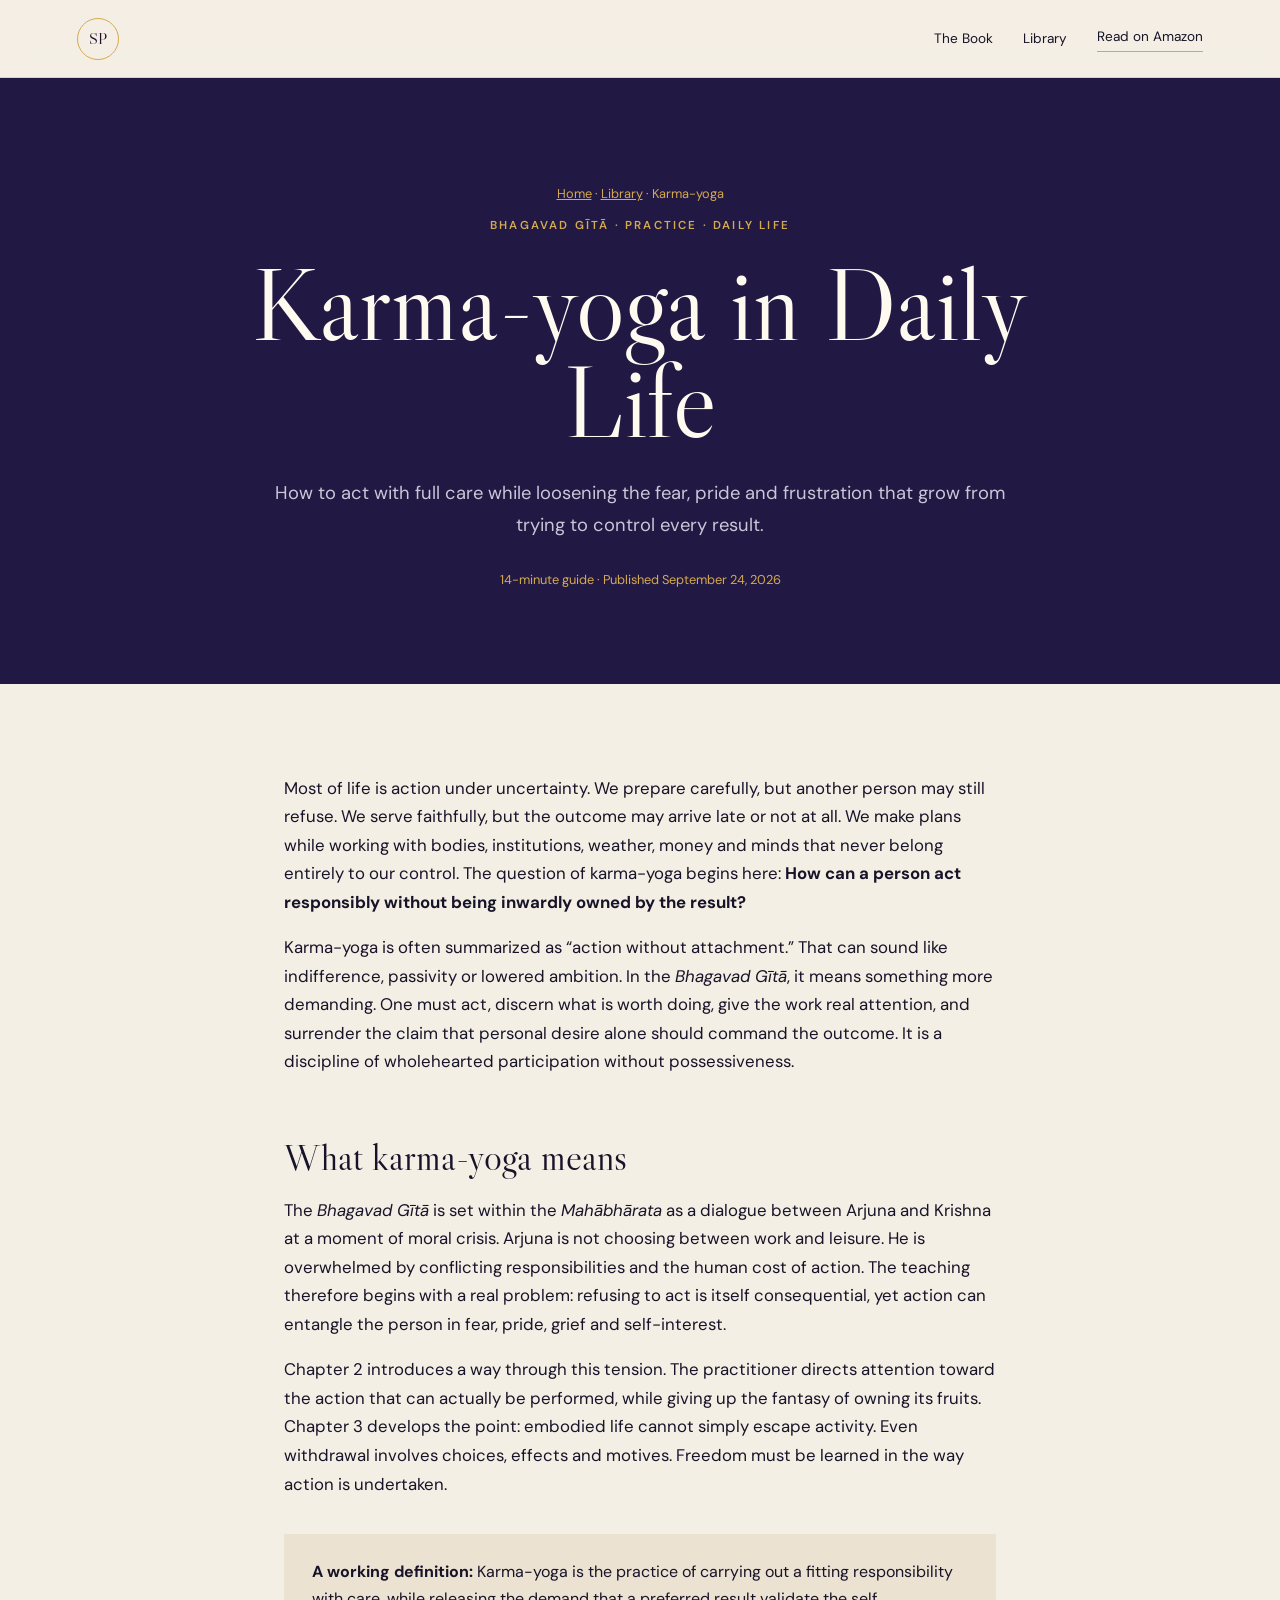
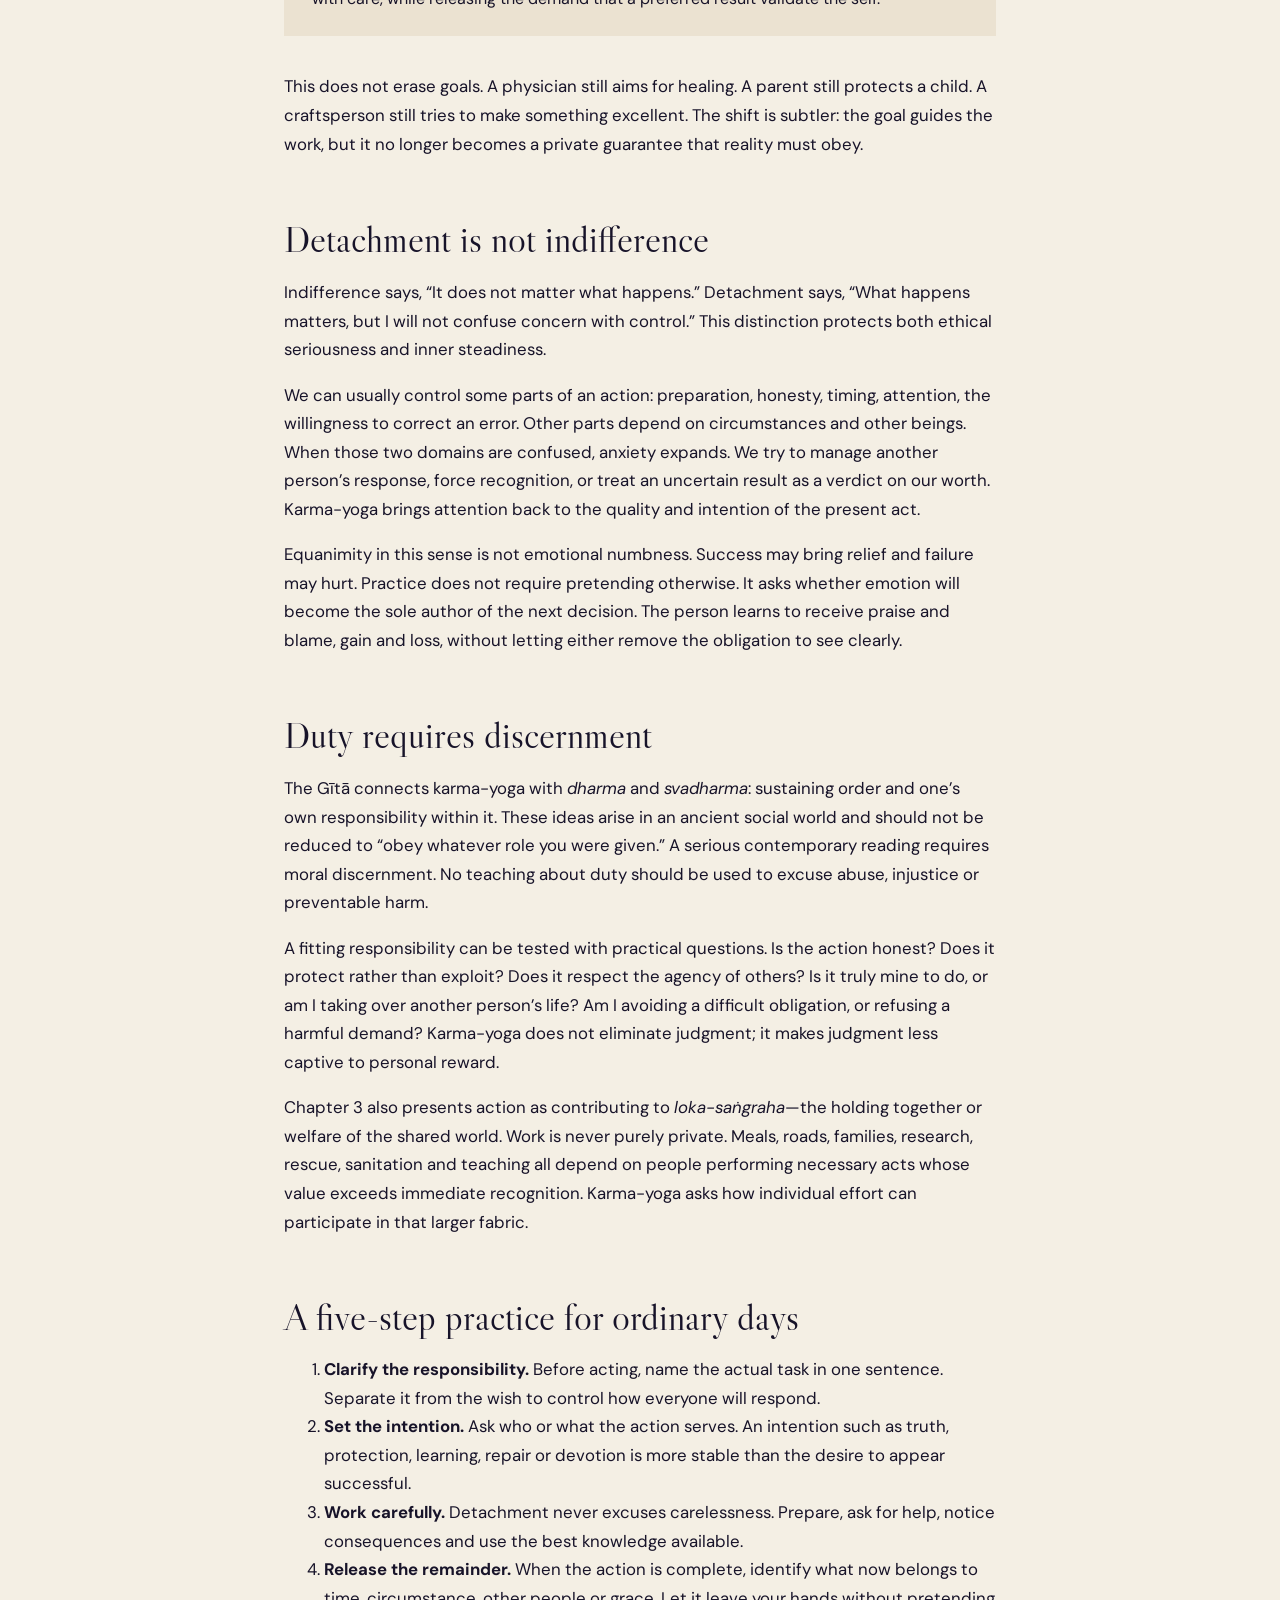
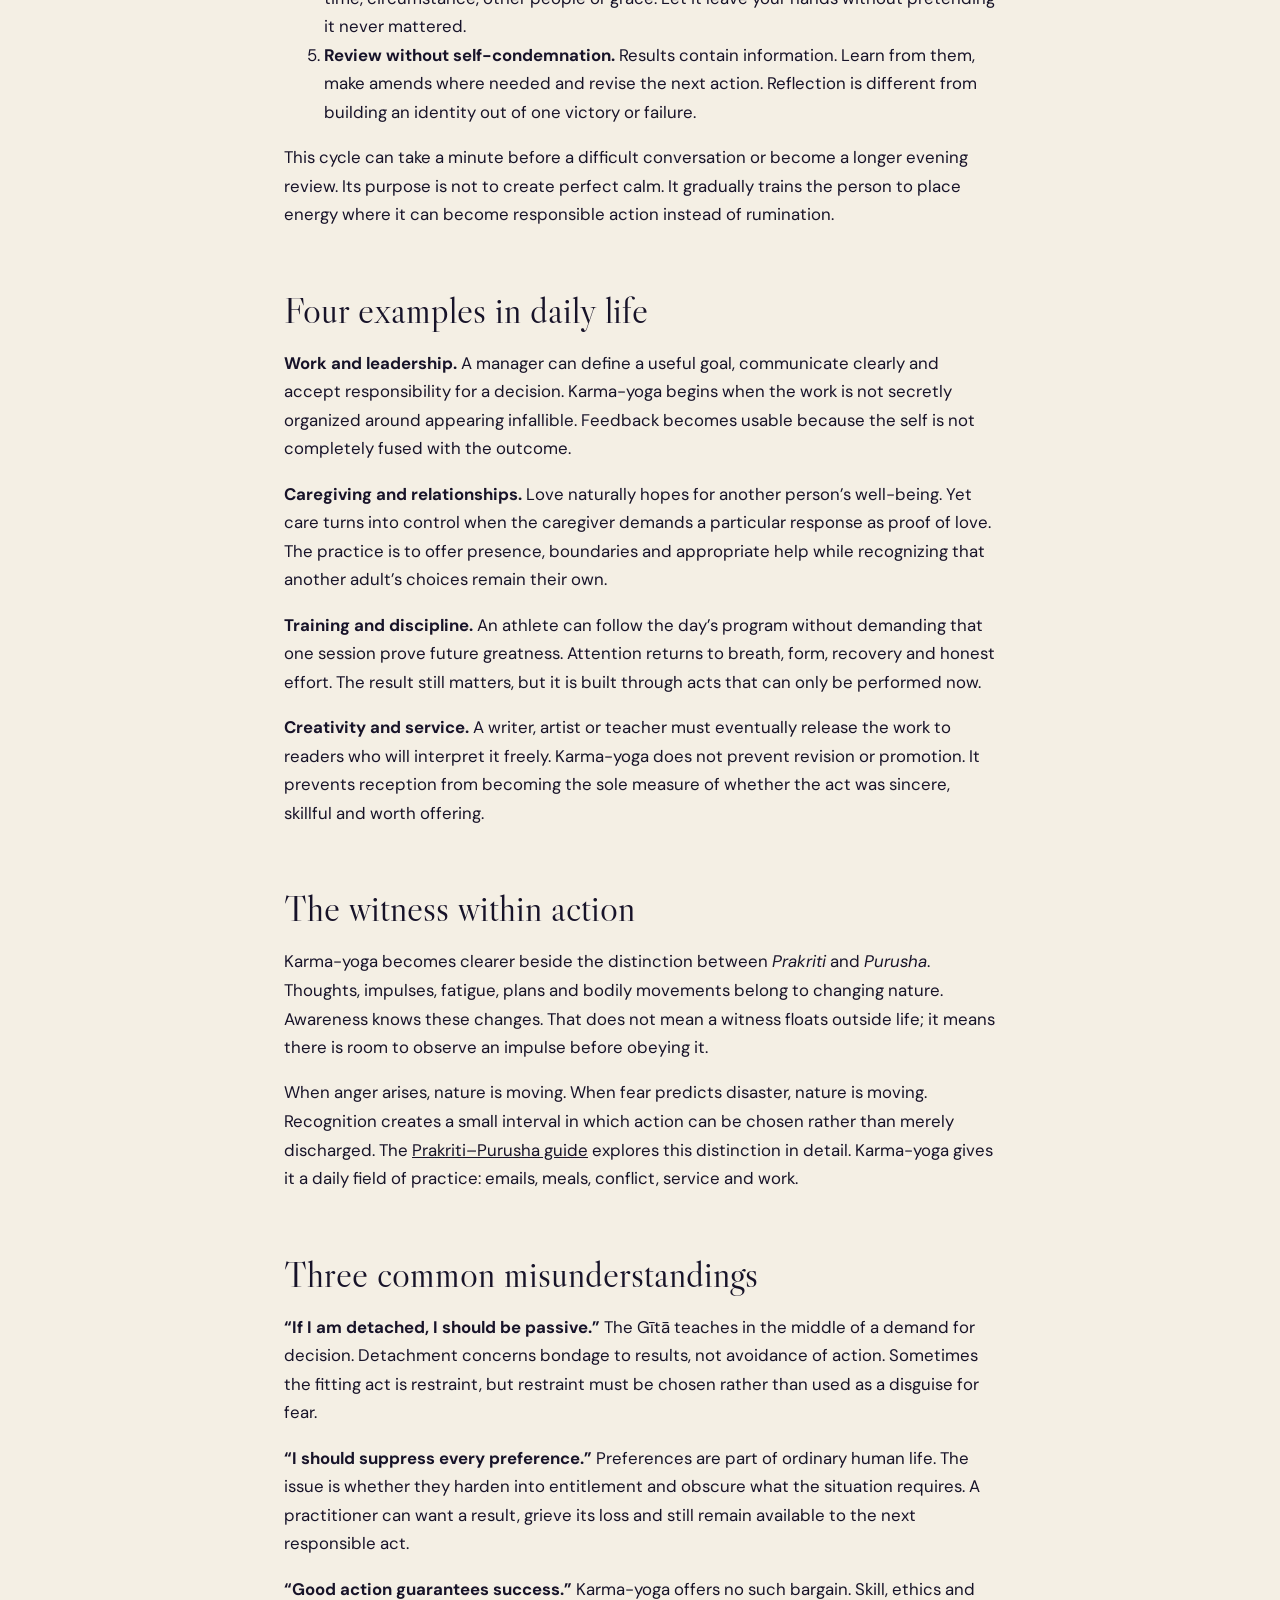
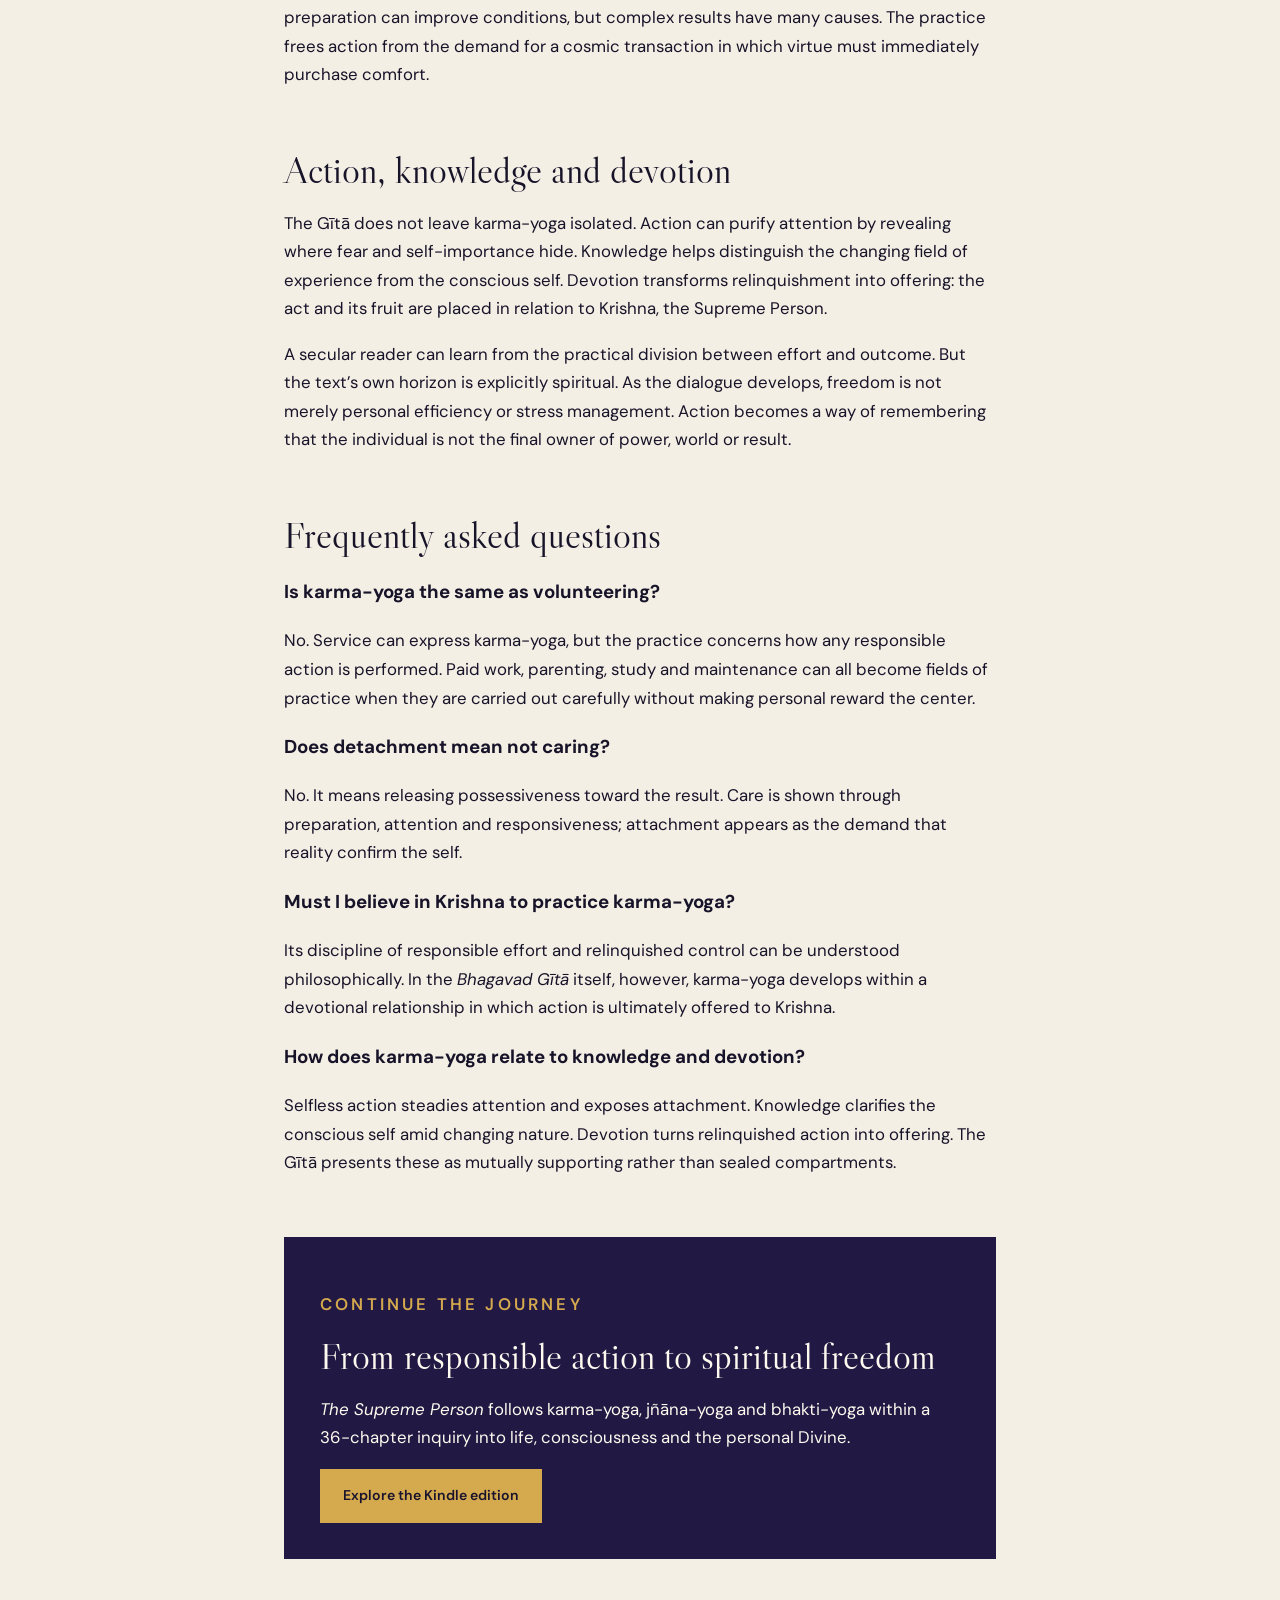
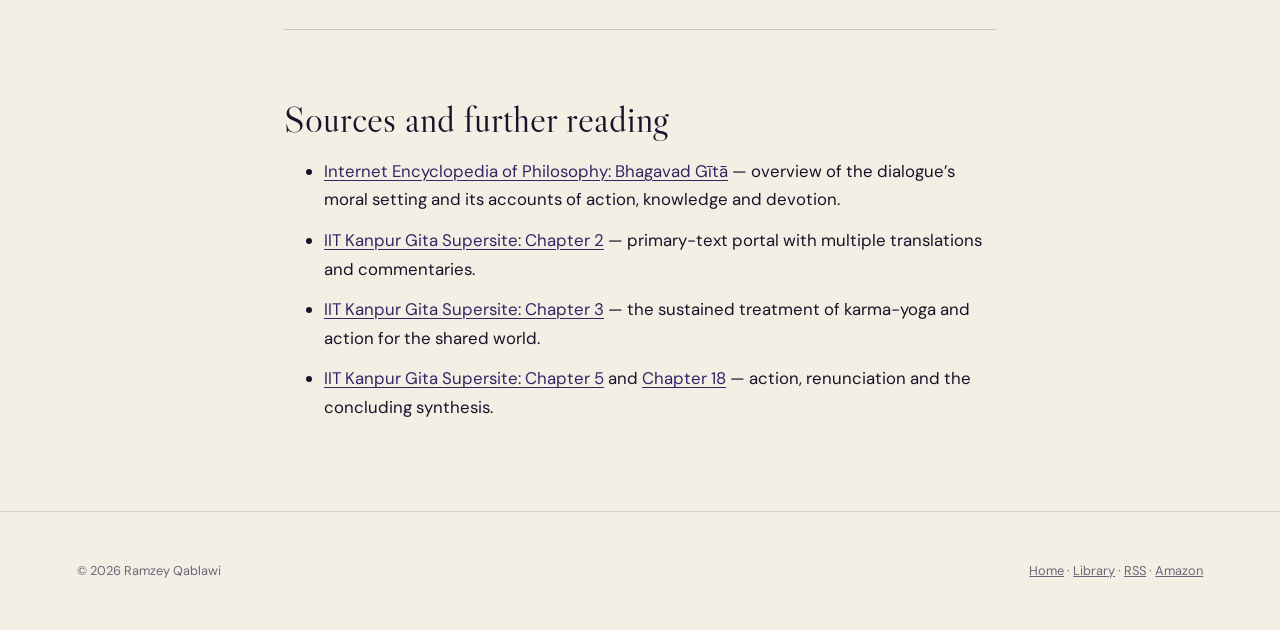
<file: library/karma-yoga-daily-life.html>
<!doctype html>
<html lang="en">
<head>
  <meta charset="utf-8">
  <meta name="viewport" content="width=device-width,initial-scale=1">
  <title>Karma-yoga in Daily Life: Action Without Attachment</title>
  <meta name="description" content="A practical guide to karma-yoga: responsible action, detachment from outcomes, service, discipline and devotion in ordinary life.">
  <link rel="canonical" href="https://lifeguarddotsui-gpt.github.io/The-Supreme-Person/library/karma-yoga-daily-life.html">
  <meta name="theme-color" content="#211943">
  <meta property="og:type" content="article">
  <meta property="og:site_name" content="The Supreme Person">
  <meta property="og:url" content="https://lifeguarddotsui-gpt.github.io/The-Supreme-Person/library/karma-yoga-daily-life.html">
  <meta property="og:title" content="Karma-yoga in Daily Life: Action Without Attachment">
  <meta property="og:description" content="A practical guide to karma-yoga: responsible action, detachment from outcomes, service, discipline and devotion in ordinary life.">
  <meta property="og:image" content="https://lifeguarddotsui-gpt.github.io/The-Supreme-Person/assets/karma-yoga-social-preview.jpg">
  <meta property="og:image:width" content="1200">
  <meta property="og:image:height" content="630">
  <meta property="og:image:type" content="image/jpeg">
  <meta property="og:image:alt" content="A solitary person builds a golden path through a deep indigo landscape.">
  <meta property="article:published_time" content="2026-09-24">
  <meta property="article:modified_time" content="2026-09-27">
  <meta name="twitter:card" content="summary_large_image">
  <meta name="twitter:title" content="Karma-yoga in Daily Life: Action Without Attachment">
  <meta name="twitter:description" content="A practical guide to karma-yoga: responsible action, detachment from outcomes, service, discipline and devotion in ordinary life.">
  <meta name="twitter:image" content="https://lifeguarddotsui-gpt.github.io/The-Supreme-Person/assets/karma-yoga-social-preview.jpg">
  <meta name="twitter:image:alt" content="A solitary person builds a golden path through a deep indigo landscape.">
  <link rel="preconnect" href="https://fonts.googleapis.com">
  <link rel="preconnect" href="https://fonts.gstatic.com" crossorigin>
  <link href="https://fonts.googleapis.com/css2?family=DM+Sans:wght@400;500;600&amp;family=Libre+Caslon+Display&amp;display=swap" rel="stylesheet">
  <link rel="stylesheet" href="../assets/style.css">
  <link rel="alternate" type="application/rss+xml" title="The Supreme Person Library" href="../feed.xml">
  <script type="application/ld+json">{"@context":"https://schema.org","@type":"Article","headline":"Karma-yoga in Daily Life: Action Without Attachment","description":"A practical guide to karma-yoga: responsible action, detachment from outcomes, service, discipline and devotion in ordinary life.","datePublished":"2026-09-24","dateModified":"2026-09-27","author":{"@type":"Person","name":"Ramzey Qablawi"},"publisher":{"@type":"Person","name":"Ramzey Qablawi"},"mainEntityOfPage":"https://lifeguarddotsui-gpt.github.io/The-Supreme-Person/library/karma-yoga-daily-life.html","image":{"@type":"ImageObject","url":"https://lifeguarddotsui-gpt.github.io/The-Supreme-Person/assets/karma-yoga-social-preview.jpg","width":1200,"height":630},"inLanguage":"en","about":["Karma-yoga","Bhagavad Gita","Action without attachment","Yoga philosophy"]}</script>
  <script type="application/ld+json">{"@context":"https://schema.org","@type":"FAQPage","mainEntity":[{"@type":"Question","name":"Is karma-yoga the same as volunteering?","acceptedAnswer":{"@type":"Answer","text":"No. Service can express karma-yoga, but the practice concerns how any responsible action is performed: with care, without making personal reward or control of the outcome the center of the work."}},{"@type":"Question","name":"Does detachment mean not caring?","acceptedAnswer":{"@type":"Answer","text":"No. Detachment means releasing possessiveness toward results, not lowering the quality of effort or withdrawing concern for people affected by the action."}},{"@type":"Question","name":"Must I believe in Krishna to practice karma-yoga?","acceptedAnswer":{"@type":"Answer","text":"Its discipline of responsible effort and relinquished control can be understood philosophically. In the Bhagavad Gita itself, however, karma-yoga develops within a devotional relationship in which action is offered to Krishna."}},{"@type":"Question","name":"How does karma-yoga relate to knowledge and devotion?","acceptedAnswer":{"@type":"Answer","text":"Selfless action steadies attention and exposes attachment; knowledge clarifies the difference between the changing field and the conscious self; devotion turns relinquished action into offering. The Gita presents them as mutually supporting paths."}}]}</script>
  <script type="application/ld+json">{"@context":"https://schema.org","@type":"BreadcrumbList","itemListElement":[{"@type":"ListItem","position":1,"name":"Home","item":"https://lifeguarddotsui-gpt.github.io/The-Supreme-Person/"},{"@type":"ListItem","position":2,"name":"Library","item":"https://lifeguarddotsui-gpt.github.io/The-Supreme-Person/library/"},{"@type":"ListItem","position":3,"name":"Karma-yoga in Daily Life","item":"https://lifeguarddotsui-gpt.github.io/The-Supreme-Person/library/karma-yoga-daily-life.html"}]}</script>
  <script src="../assets/site.js" defer></script>
</head>
<body><a class="skip-link" href="#main-content">Skip to content</a>
<header class="nav"><a class="mark" href="../" aria-label="Home">SP</a><nav><a href="../#book">The Book</a><a href="./">Library</a><a class="nav-buy" href="https://www.amazon.com/Supreme-Person-Ramzey-Qablawi-ebook/dp/B0HJBCDJ74?utm_source=book_site&amp;utm_medium=referral&amp;utm_campaign=supreme_person" data-amazon-link>Read on Amazon</a></nav></header>
<main id="main-content">
  <section class="article-hero">
    <nav class="article-meta" aria-label="Breadcrumb"><a href="../">Home</a> · <a href="./">Library</a> · <span aria-current="page">Karma-yoga</span></nav>
    <p class="eyebrow">Bhagavad Gītā · Practice · Daily life</p>
    <h1>Karma-yoga in Daily Life</h1>
    <p class="intro">How to act with full care while loosening the fear, pride and frustration that grow from trying to control every result.</p>
    <p class="article-meta">14-minute guide · Published September 24, 2026</p>
  </section>
  <article class="article">
    <p>Most of life is action under uncertainty. We prepare carefully, but another person may still refuse. We serve faithfully, but the outcome may arrive late or not at all. We make plans while working with bodies, institutions, weather, money and minds that never belong entirely to our control. The question of karma-yoga begins here: <strong>How can a person act responsibly without being inwardly owned by the result?</strong></p>

    <p>Karma-yoga is often summarized as “action without attachment.” That can sound like indifference, passivity or lowered ambition. In the <cite>Bhagavad Gītā</cite>, it means something more demanding. One must act, discern what is worth doing, give the work real attention, and surrender the claim that personal desire alone should command the outcome. It is a discipline of wholehearted participation without possessiveness.</p>

    <h2>What karma-yoga means</h2>

    <p>The <cite>Bhagavad Gītā</cite> is set within the <cite>Mahābhārata</cite> as a dialogue between Arjuna and Krishna at a moment of moral crisis. Arjuna is not choosing between work and leisure. He is overwhelmed by conflicting responsibilities and the human cost of action. The teaching therefore begins with a real problem: refusing to act is itself consequential, yet action can entangle the person in fear, pride, grief and self-interest.</p>

    <p>Chapter 2 introduces a way through this tension. The practitioner directs attention toward the action that can actually be performed, while giving up the fantasy of owning its fruits. Chapter 3 develops the point: embodied life cannot simply escape activity. Even withdrawal involves choices, effects and motives. Freedom must be learned in the way action is undertaken.</p>

    <div class="note"><strong>A working definition:</strong> Karma-yoga is the practice of carrying out a fitting responsibility with care, while releasing the demand that a preferred result validate the self.</div>

    <p>This does not erase goals. A physician still aims for healing. A parent still protects a child. A craftsperson still tries to make something excellent. The shift is subtler: the goal guides the work, but it no longer becomes a private guarantee that reality must obey.</p>

    <h2>Detachment is not indifference</h2>

    <p>Indifference says, “It does not matter what happens.” Detachment says, “What happens matters, but I will not confuse concern with control.” This distinction protects both ethical seriousness and inner steadiness.</p>

    <p>We can usually control some parts of an action: preparation, honesty, timing, attention, the willingness to correct an error. Other parts depend on circumstances and other beings. When those two domains are confused, anxiety expands. We try to manage another person’s response, force recognition, or treat an uncertain result as a verdict on our worth. Karma-yoga brings attention back to the quality and intention of the present act.</p>

    <p>Equanimity in this sense is not emotional numbness. Success may bring relief and failure may hurt. Practice does not require pretending otherwise. It asks whether emotion will become the sole author of the next decision. The person learns to receive praise and blame, gain and loss, without letting either remove the obligation to see clearly.</p>

    <h2>Duty requires discernment</h2>

    <p>The Gītā connects karma-yoga with <em>dharma</em> and <em>svadharma</em>: sustaining order and one’s own responsibility within it. These ideas arise in an ancient social world and should not be reduced to “obey whatever role you were given.” A serious contemporary reading requires moral discernment. No teaching about duty should be used to excuse abuse, injustice or preventable harm.</p>

    <p>A fitting responsibility can be tested with practical questions. Is the action honest? Does it protect rather than exploit? Does it respect the agency of others? Is it truly mine to do, or am I taking over another person’s life? Am I avoiding a difficult obligation, or refusing a harmful demand? Karma-yoga does not eliminate judgment; it makes judgment less captive to personal reward.</p>

    <p>Chapter 3 also presents action as contributing to <em>loka-saṅgraha</em>—the holding together or welfare of the shared world. Work is never purely private. Meals, roads, families, research, rescue, sanitation and teaching all depend on people performing necessary acts whose value exceeds immediate recognition. Karma-yoga asks how individual effort can participate in that larger fabric.</p>

    <h2>A five-step practice for ordinary days</h2>

    <ol>
      <li><strong>Clarify the responsibility.</strong> Before acting, name the actual task in one sentence. Separate it from the wish to control how everyone will respond.</li>
      <li><strong>Set the intention.</strong> Ask who or what the action serves. An intention such as truth, protection, learning, repair or devotion is more stable than the desire to appear successful.</li>
      <li><strong>Work carefully.</strong> Detachment never excuses carelessness. Prepare, ask for help, notice consequences and use the best knowledge available.</li>
      <li><strong>Release the remainder.</strong> When the action is complete, identify what now belongs to time, circumstance, other people or grace. Let it leave your hands without pretending it never mattered.</li>
      <li><strong>Review without self-condemnation.</strong> Results contain information. Learn from them, make amends where needed and revise the next action. Reflection is different from building an identity out of one victory or failure.</li>
    </ol>

    <p>This cycle can take a minute before a difficult conversation or become a longer evening review. Its purpose is not to create perfect calm. It gradually trains the person to place energy where it can become responsible action instead of rumination.</p>

    <h2>Four examples in daily life</h2>

    <p><strong>Work and leadership.</strong> A manager can define a useful goal, communicate clearly and accept responsibility for a decision. Karma-yoga begins when the work is not secretly organized around appearing infallible. Feedback becomes usable because the self is not completely fused with the outcome.</p>

    <p><strong>Caregiving and relationships.</strong> Love naturally hopes for another person’s well-being. Yet care turns into control when the caregiver demands a particular response as proof of love. The practice is to offer presence, boundaries and appropriate help while recognizing that another adult’s choices remain their own.</p>

    <p><strong>Training and discipline.</strong> An athlete can follow the day’s program without demanding that one session prove future greatness. Attention returns to breath, form, recovery and honest effort. The result still matters, but it is built through acts that can only be performed now.</p>

    <p><strong>Creativity and service.</strong> A writer, artist or teacher must eventually release the work to readers who will interpret it freely. Karma-yoga does not prevent revision or promotion. It prevents reception from becoming the sole measure of whether the act was sincere, skillful and worth offering.</p>

    <h2>The witness within action</h2>

    <p>Karma-yoga becomes clearer beside the distinction between <em>Prakriti</em> and <em>Purusha</em>. Thoughts, impulses, fatigue, plans and bodily movements belong to changing nature. Awareness knows these changes. That does not mean a witness floats outside life; it means there is room to observe an impulse before obeying it.</p>

    <p>When anger arises, nature is moving. When fear predicts disaster, nature is moving. Recognition creates a small interval in which action can be chosen rather than merely discharged. The <a href="prakriti-and-purusha.html">Prakriti–Purusha guide</a> explores this distinction in detail. Karma-yoga gives it a daily field of practice: emails, meals, conflict, service and work.</p>

    <h2>Three common misunderstandings</h2>

    <p><strong>“If I am detached, I should be passive.”</strong> The Gītā teaches in the middle of a demand for decision. Detachment concerns bondage to results, not avoidance of action. Sometimes the fitting act is restraint, but restraint must be chosen rather than used as a disguise for fear.</p>

    <p><strong>“I should suppress every preference.”</strong> Preferences are part of ordinary human life. The issue is whether they harden into entitlement and obscure what the situation requires. A practitioner can want a result, grieve its loss and still remain available to the next responsible act.</p>

    <p><strong>“Good action guarantees success.”</strong> Karma-yoga offers no such bargain. Skill, ethics and preparation can improve conditions, but complex results have many causes. The practice frees action from the demand for a cosmic transaction in which virtue must immediately purchase comfort.</p>

    <h2>Action, knowledge and devotion</h2>

    <p>The Gītā does not leave karma-yoga isolated. Action can purify attention by revealing where fear and self-importance hide. Knowledge helps distinguish the changing field of experience from the conscious self. Devotion transforms relinquishment into offering: the act and its fruit are placed in relation to Krishna, the Supreme Person.</p>

    <p>A secular reader can learn from the practical division between effort and outcome. But the text’s own horizon is explicitly spiritual. As the dialogue develops, freedom is not merely personal efficiency or stress management. Action becomes a way of remembering that the individual is not the final owner of power, world or result.</p>

    <section aria-labelledby="faq-heading">
      <h2 id="faq-heading">Frequently asked questions</h2>
      <h3>Is karma-yoga the same as volunteering?</h3>
      <p>No. Service can express karma-yoga, but the practice concerns how any responsible action is performed. Paid work, parenting, study and maintenance can all become fields of practice when they are carried out carefully without making personal reward the center.</p>

      <h3>Does detachment mean not caring?</h3>
      <p>No. It means releasing possessiveness toward the result. Care is shown through preparation, attention and responsiveness; attachment appears as the demand that reality confirm the self.</p>

      <h3>Must I believe in Krishna to practice karma-yoga?</h3>
      <p>Its discipline of responsible effort and relinquished control can be understood philosophically. In the <cite>Bhagavad Gītā</cite> itself, however, karma-yoga develops within a devotional relationship in which action is ultimately offered to Krishna.</p>

      <h3>How does karma-yoga relate to knowledge and devotion?</h3>
      <p>Selfless action steadies attention and exposes attachment. Knowledge clarifies the conscious self amid changing nature. Devotion turns relinquished action into offering. The Gītā presents these as mutually supporting rather than sealed compartments.</p>
    </section>

    <div class="cta">
      <p class="eyebrow">Continue the journey</p>
      <h2>From responsible action to spiritual freedom</h2>
      <p><cite>The Supreme Person</cite> follows karma-yoga, jñāna-yoga and bhakti-yoga within a 36-chapter inquiry into life, consciousness and the personal Divine.</p>
      <a class="button" href="https://www.amazon.com/Supreme-Person-Ramzey-Qablawi-ebook/dp/B0HJBCDJ74?utm_source=book_site&amp;utm_medium=referral&amp;utm_campaign=supreme_person" data-amazon-link>Explore the Kindle edition</a>
    </div>

    <section class="sources" aria-labelledby="sources-heading">
      <h2 id="sources-heading">Sources and further reading</h2>
      <ul>
        <li><a href="https://iep.utm.edu/bhagavad-gita/">Internet Encyclopedia of Philosophy: Bhagavad Gītā</a> — overview of the dialogue’s moral setting and its accounts of action, knowledge and devotion.</li>
        <li><a href="https://www.gitasupersite.iitk.ac.in/srimad?language=dv&amp;field_chapter_value=2">IIT Kanpur Gita Supersite: Chapter 2</a> — primary-text portal with multiple translations and commentaries.</li>
        <li><a href="https://www.gitasupersite.iitk.ac.in/srimad?language=dv&amp;field_chapter_value=3">IIT Kanpur Gita Supersite: Chapter 3</a> — the sustained treatment of karma-yoga and action for the shared world.</li>
        <li><a href="https://www.gitasupersite.iitk.ac.in/srimad?language=dv&amp;field_chapter_value=5">IIT Kanpur Gita Supersite: Chapter 5</a> and <a href="https://www.gitasupersite.iitk.ac.in/srimad?language=dv&amp;field_chapter_value=18">Chapter 18</a> — action, renunciation and the concluding synthesis.</li>
      </ul>
    </section>
  </article>
</main>
<footer><p>© 2026 Ramzey Qablawi</p><p><a href="../">Home</a> · <a href="./">Library</a> · <a href="../feed.xml">RSS</a> · <a href="https://www.amazon.com/Supreme-Person-Ramzey-Qablawi-ebook/dp/B0HJBCDJ74?utm_source=book_site&amp;utm_medium=referral&amp;utm_campaign=supreme_person" data-amazon-link>Amazon</a></p></footer>
</body>
</html>
</file>
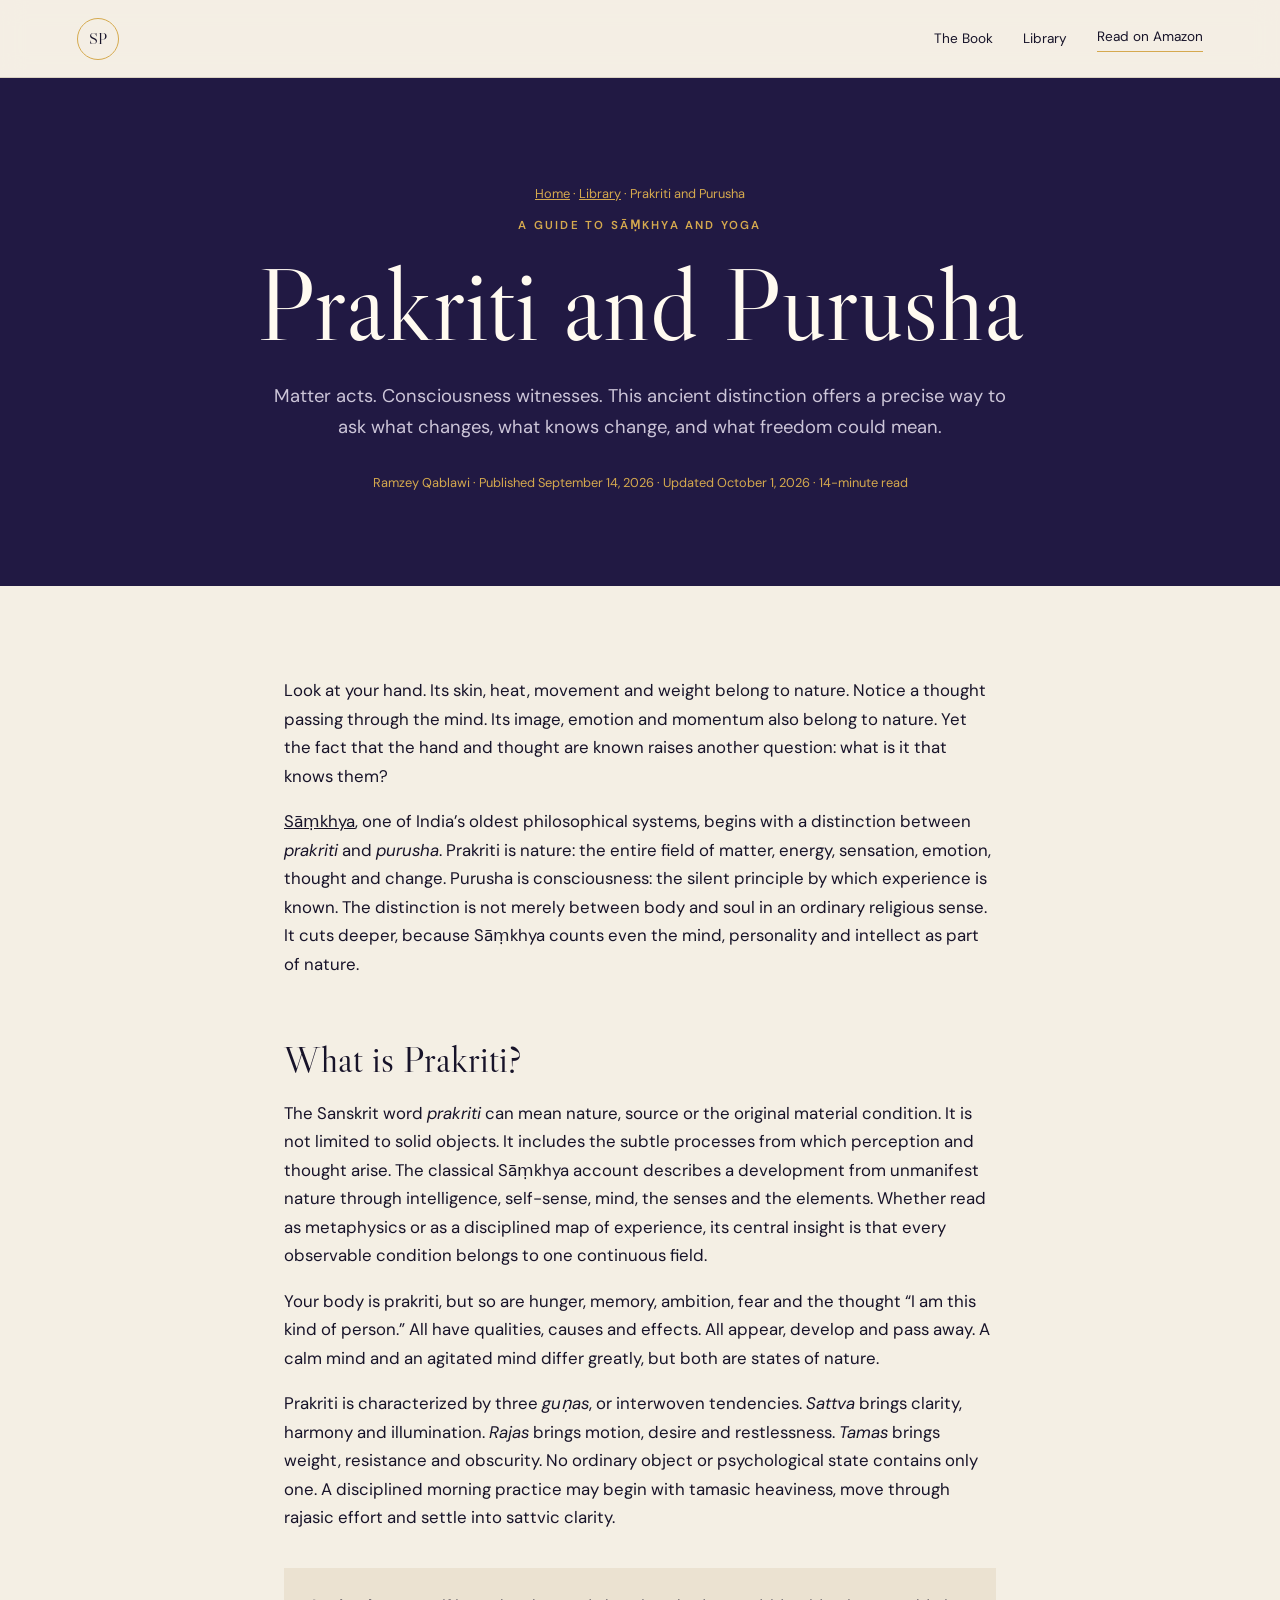
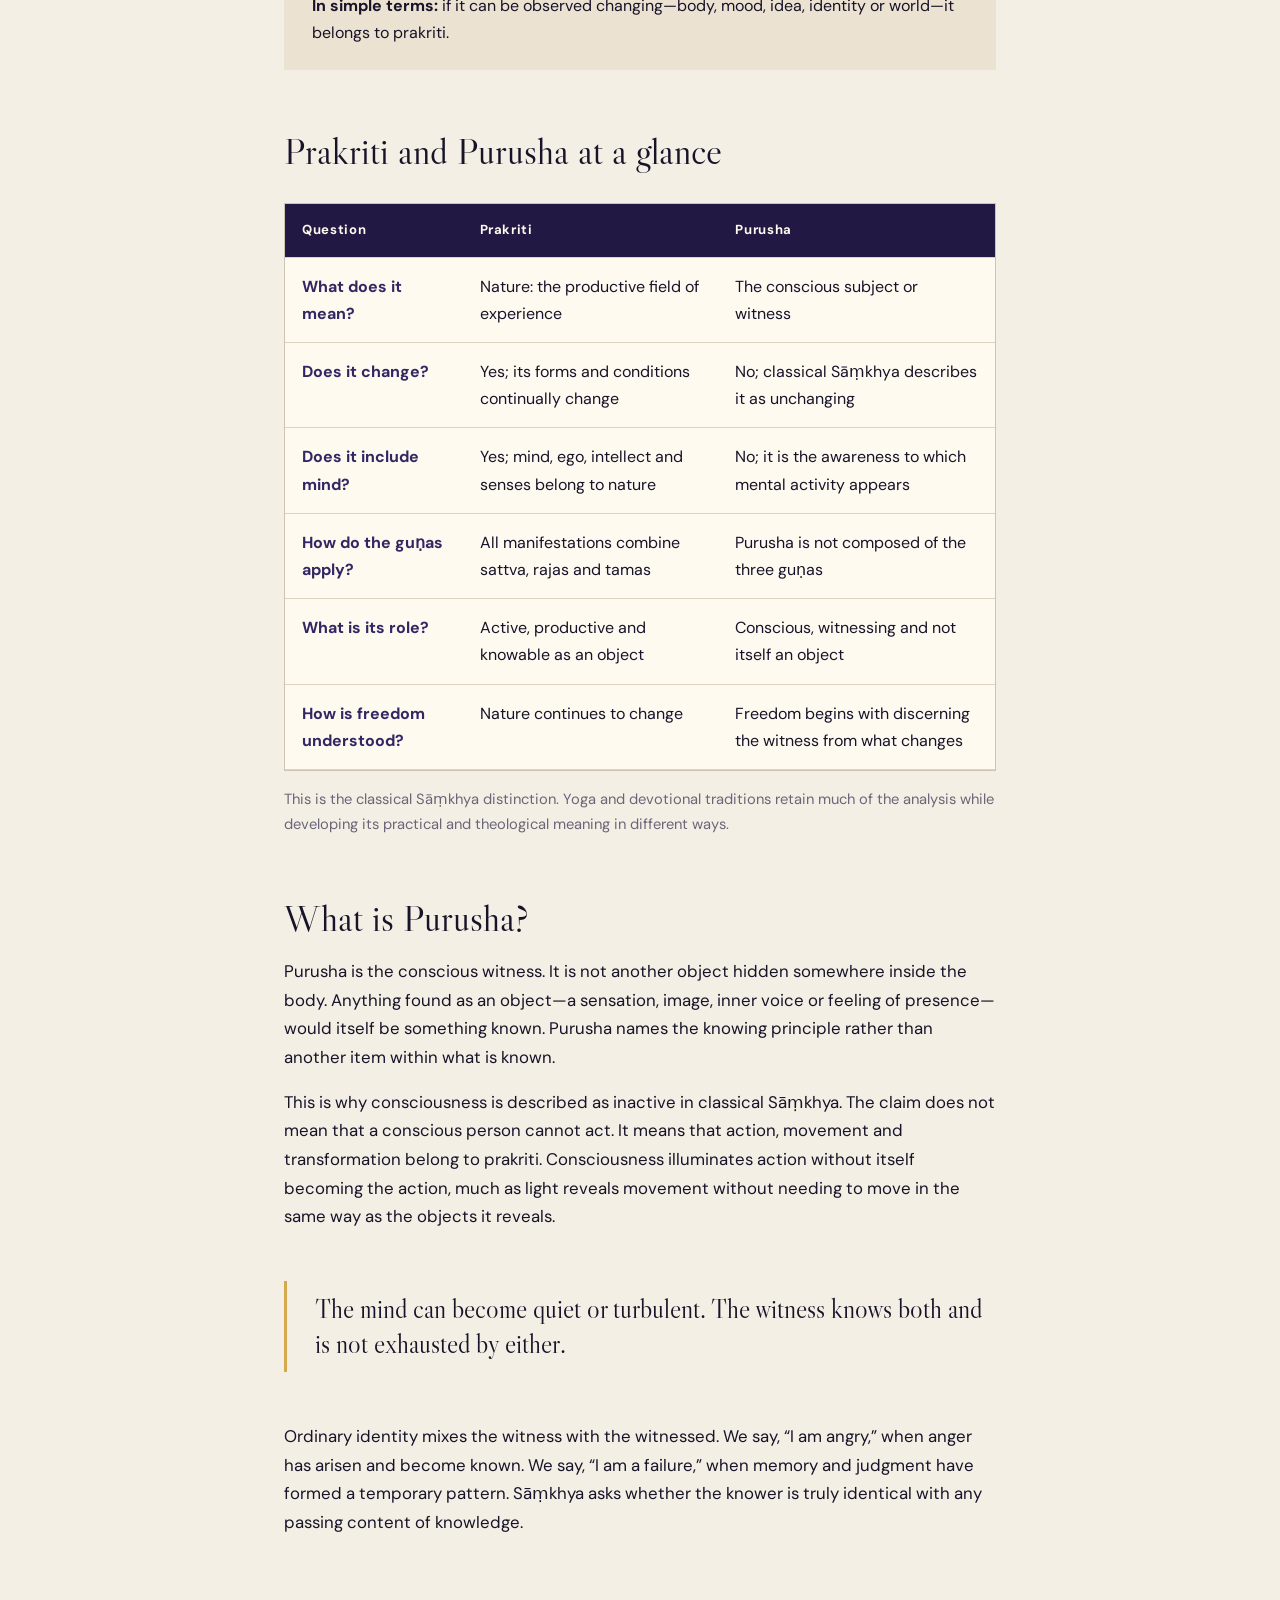
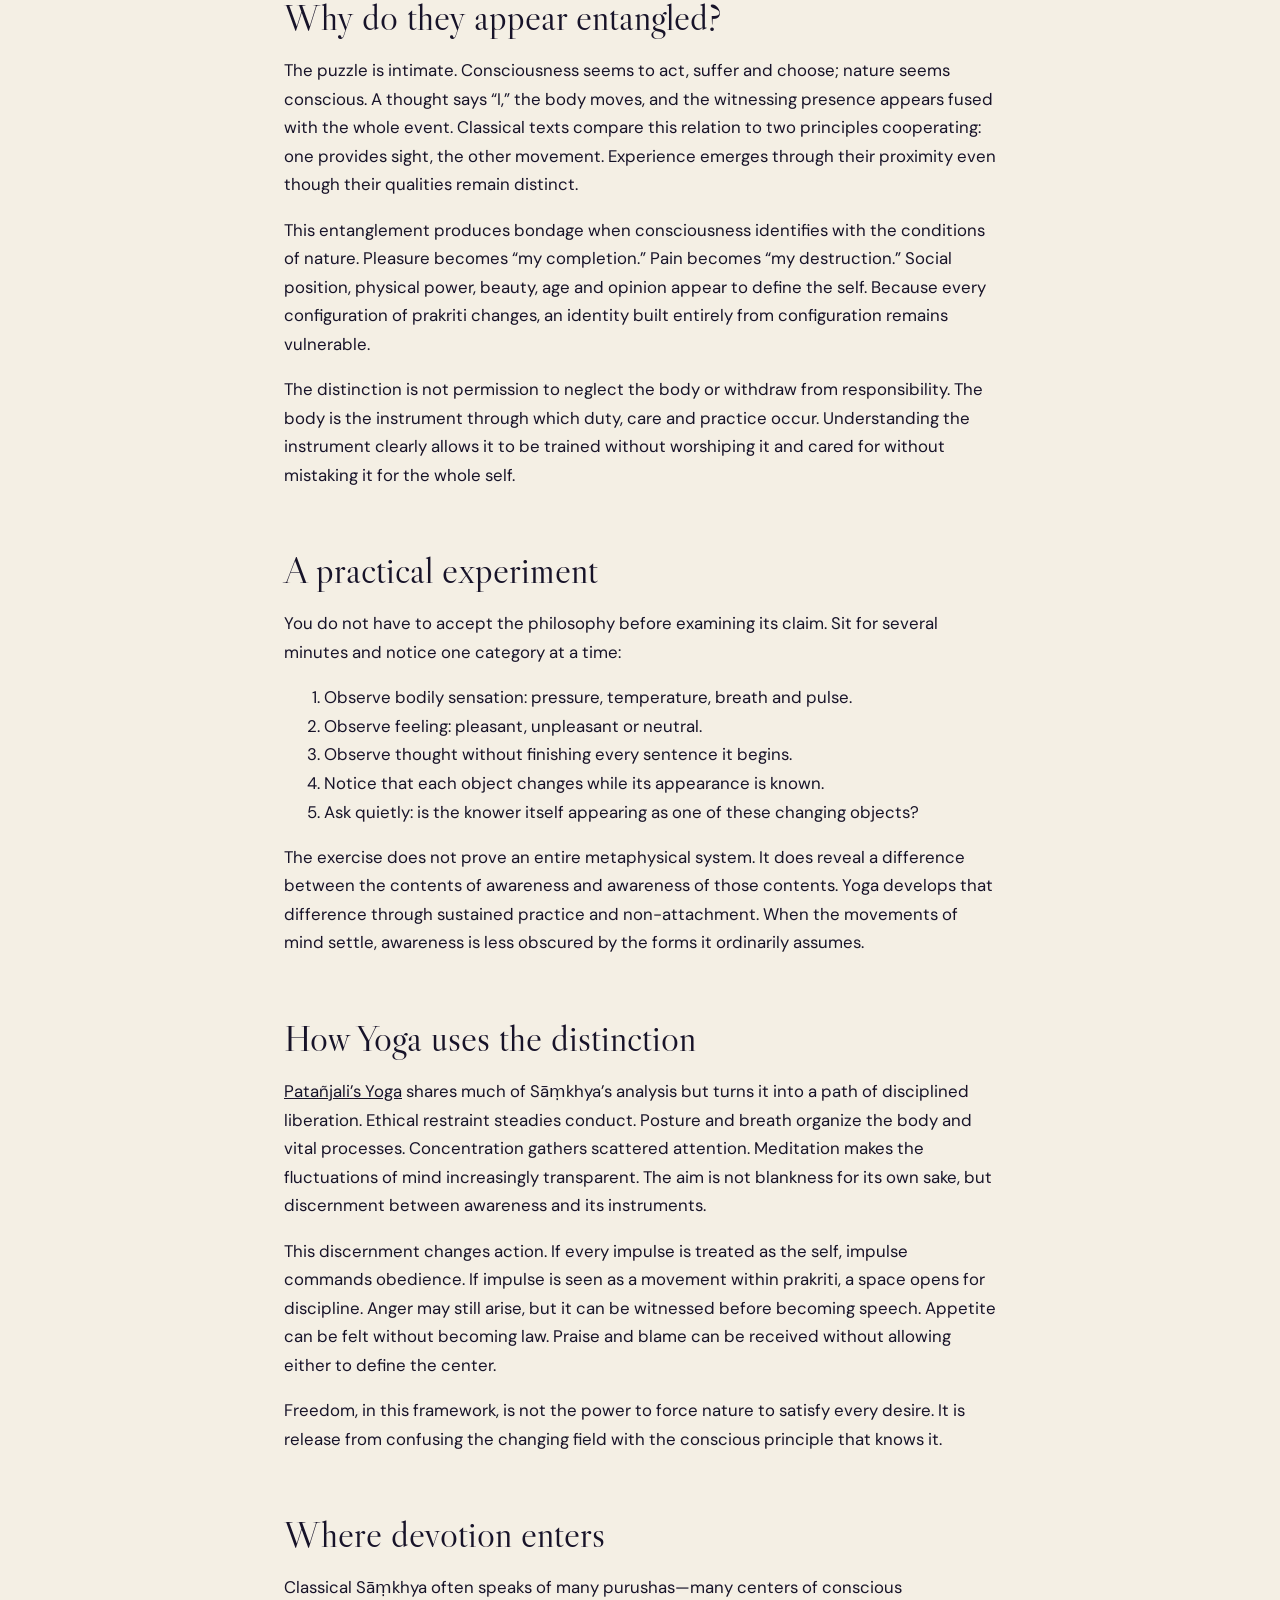
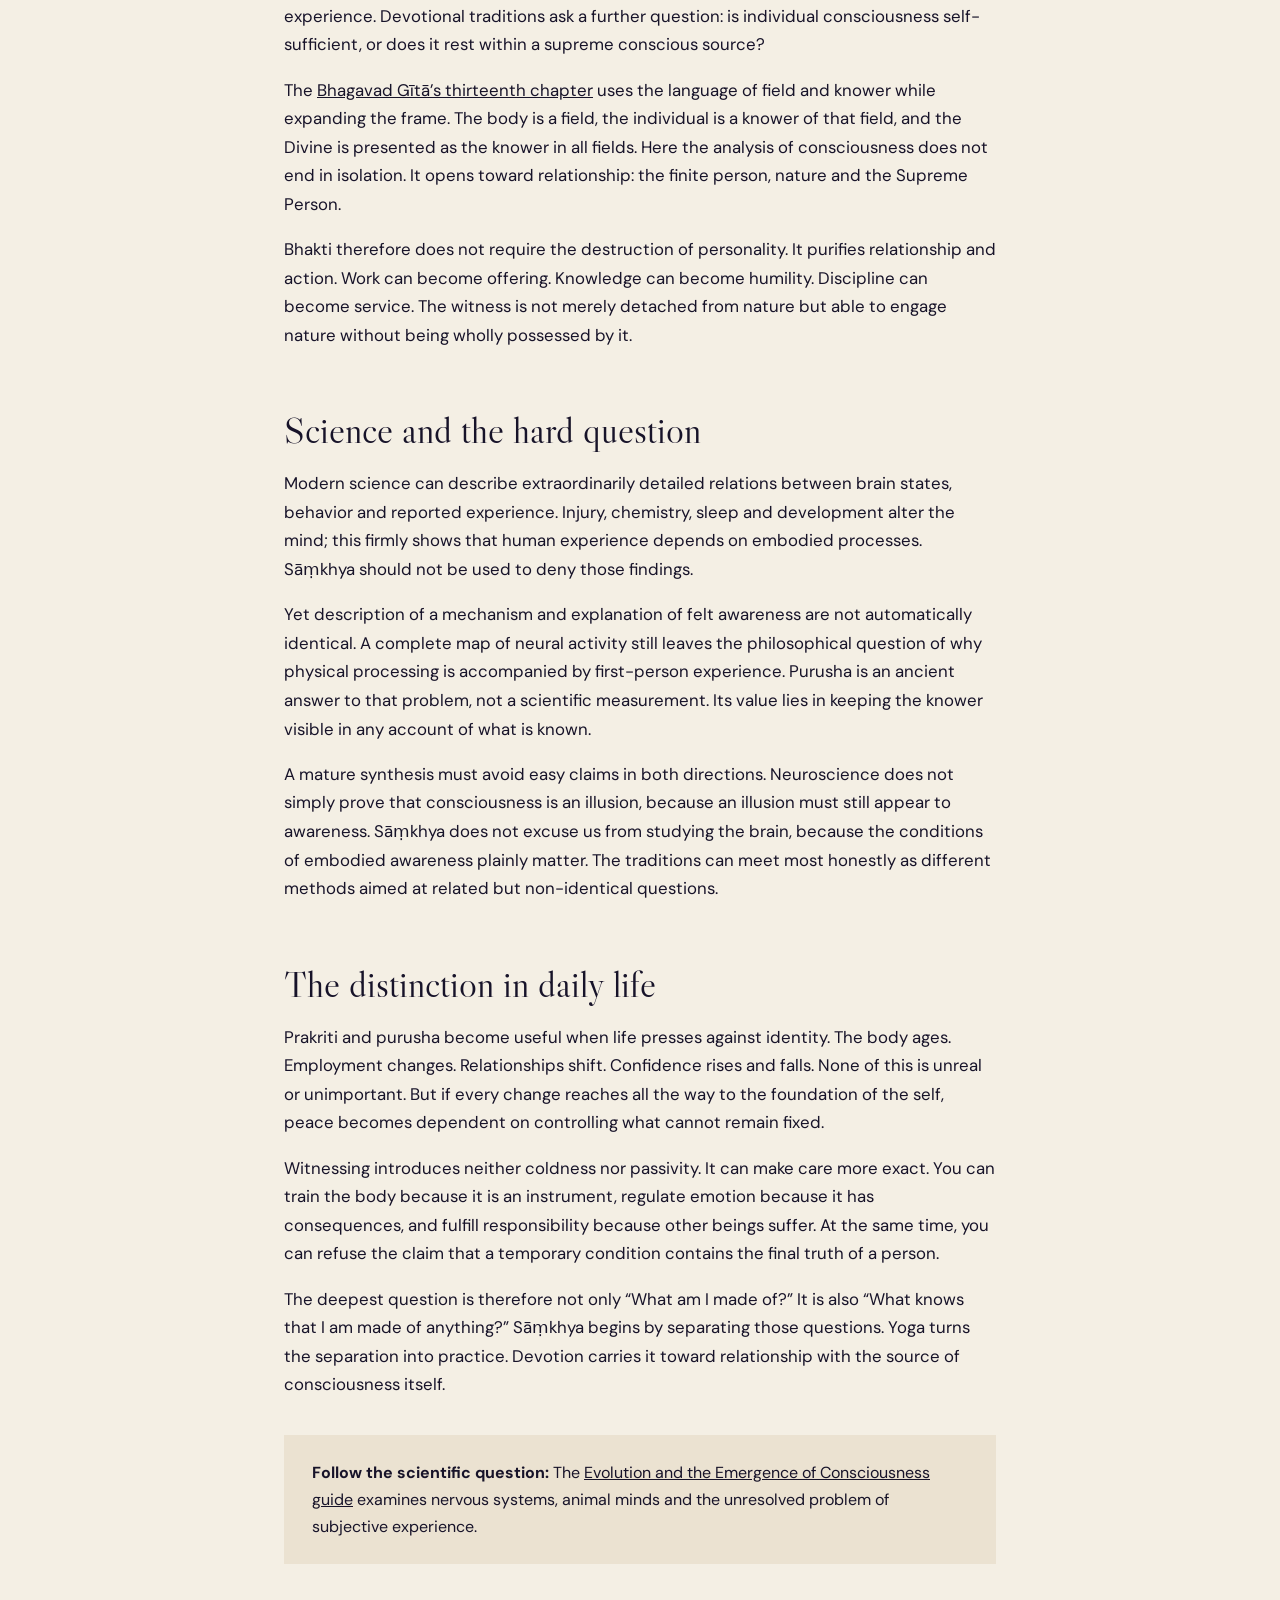
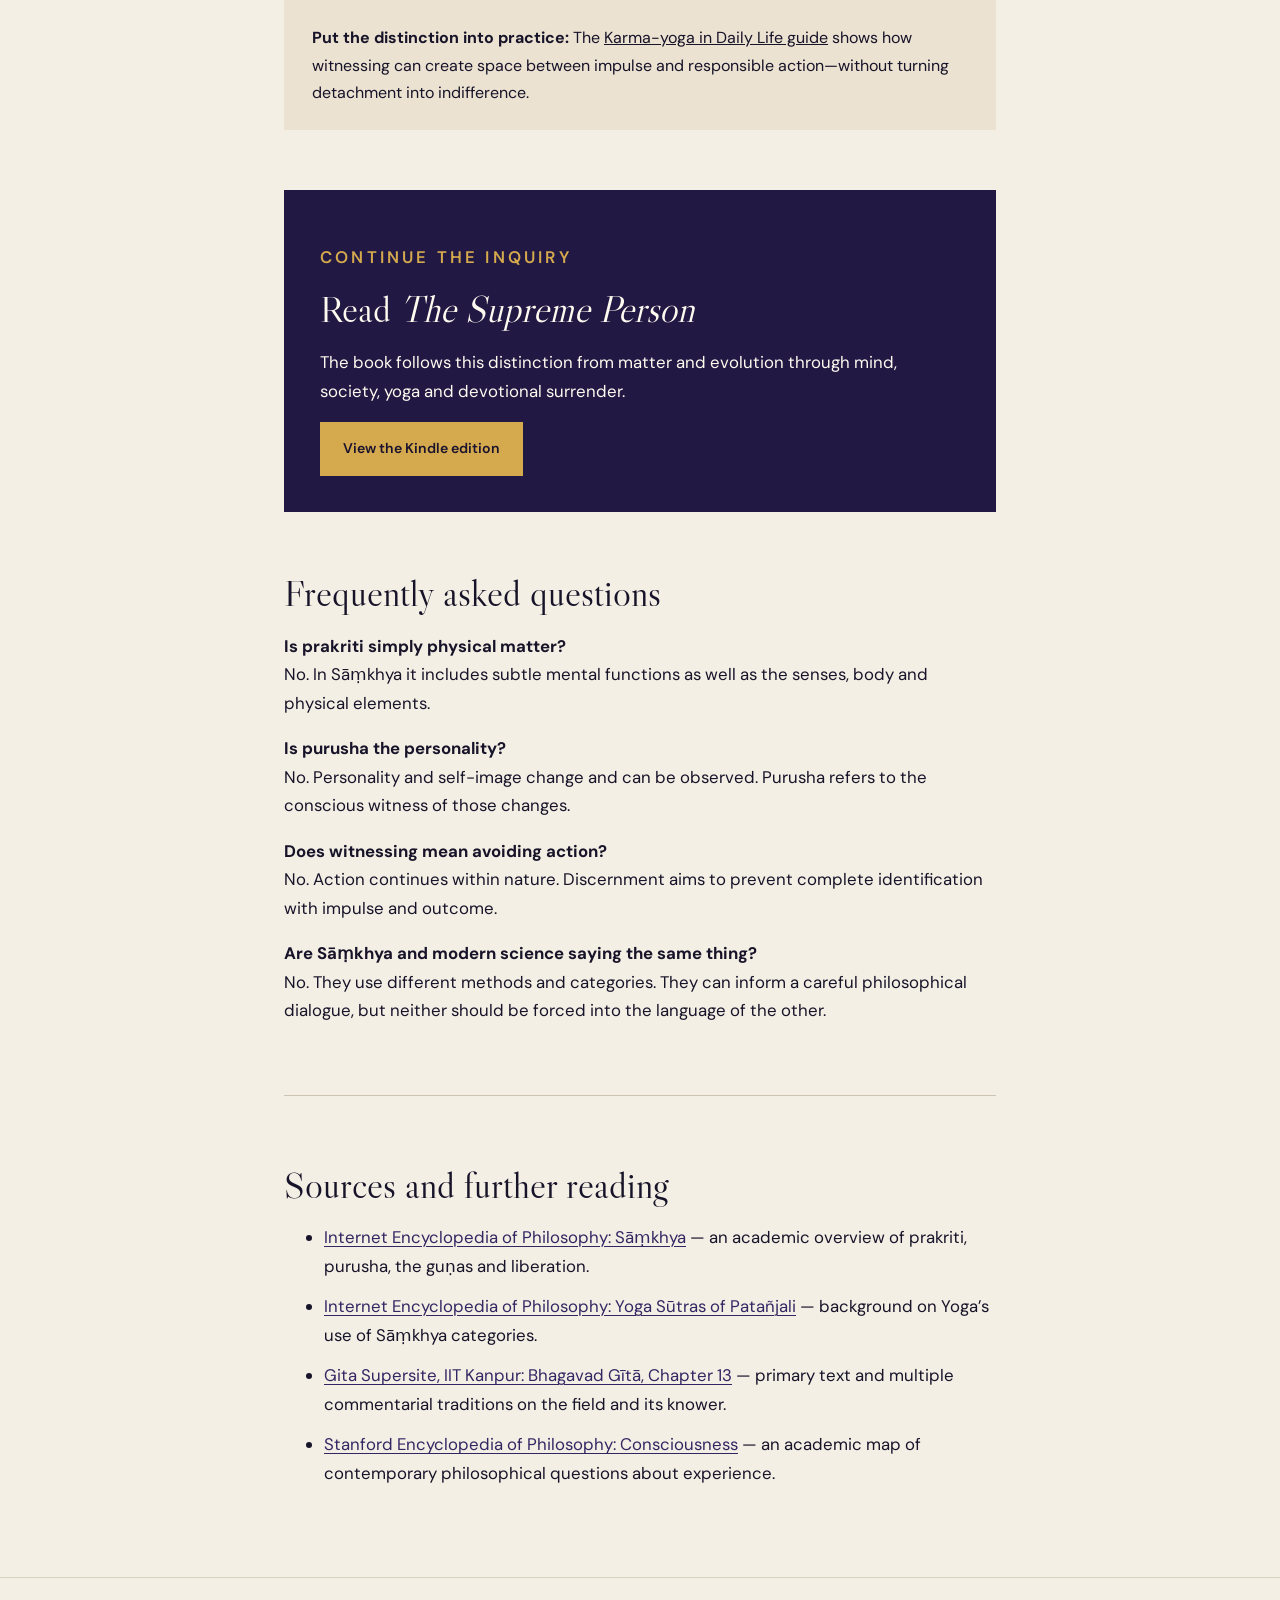
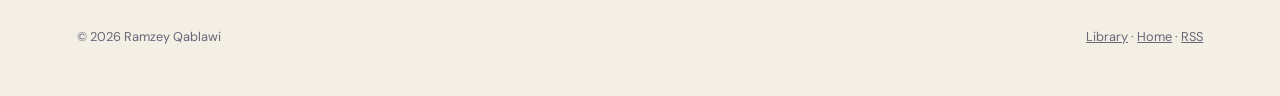
<file: library/prakriti-and-purusha.html>
<!doctype html><html lang="en"><head><meta charset="utf-8"><meta name="viewport" content="width=device-width,initial-scale=1"><title>Prakriti and Purusha Explained: Matter and Consciousness</title><meta name="description" content="A clear guide to Prakriti and Purusha in Sāṃkhya and Yoga: nature, consciousness, the three guṇas, bondage, freedom and the witnessing self."><link rel="canonical" href="https://lifeguarddotsui-gpt.github.io/The-Supreme-Person/library/prakriti-and-purusha.html"><meta name="theme-color" content="#211943"><meta property="og:type" content="article"><meta property="og:site_name" content="The Supreme Person"><meta property="og:url" content="https://lifeguarddotsui-gpt.github.io/The-Supreme-Person/library/prakriti-and-purusha.html"><meta property="og:title" content="Prakriti and Purusha Explained"><meta property="og:description" content="A clear guide to nature, consciousness, the three guṇas, bondage, freedom and the witnessing self."><meta property="og:image" content="https://lifeguarddotsui-gpt.github.io/The-Supreme-Person/assets/prakriti-purusha-social-preview.jpg"><meta property="og:image:width" content="1200"><meta property="og:image:height" content="630"><meta property="og:image:type" content="image/jpeg"><meta property="og:image:alt" content="A gold-lit witness sits calmly within a moving indigo world of earth, water, wind and stars."><meta property="article:published_time" content="2026-09-14"><meta property="article:modified_time" content="2026-10-01"><meta name="twitter:card" content="summary_large_image"><meta name="twitter:title" content="Prakriti and Purusha Explained"><meta name="twitter:description" content="A clear guide to nature, consciousness, the three guṇas, bondage, freedom and the witnessing self."><meta name="twitter:image" content="https://lifeguarddotsui-gpt.github.io/The-Supreme-Person/assets/prakriti-purusha-social-preview.jpg"><meta name="twitter:image:alt" content="A gold-lit witness sits calmly within a moving indigo world of earth, water, wind and stars.">  <link rel="preconnect" href="https://fonts.googleapis.com">
  <link rel="preconnect" href="https://fonts.gstatic.com" crossorigin>
  <link href="https://fonts.googleapis.com/css2?family=DM+Sans:wght@400;500;600&amp;family=Libre+Caslon+Display&amp;display=swap" rel="stylesheet">
<link rel="stylesheet" href="../assets/style.css"><script type="application/ld+json">{"@context":"https://schema.org","@graph":[{"@type":"Article","headline":"Prakriti and Purusha Explained: Matter and Consciousness","description":"A clear guide to Prakriti and Purusha in Sāṃkhya and Yoga: nature, consciousness, the three guṇas, bondage, freedom and the witnessing self.","author":{"@type":"Person","name":"Ramzey Qablawi"},"datePublished":"2026-09-14","dateModified":"2026-10-01","image":{"@type":"ImageObject","url":"https://lifeguarddotsui-gpt.github.io/The-Supreme-Person/assets/prakriti-purusha-social-preview.jpg","width":1200,"height":630},"inLanguage":"en","mainEntityOfPage":"https://lifeguarddotsui-gpt.github.io/The-Supreme-Person/library/prakriti-and-purusha.html"},{"@type":"FAQPage","mainEntity":[{"@type":"Question","name":"Is prakriti simply physical matter?","acceptedAnswer":{"@type":"Answer","text":"No. In Sāṃkhya it includes subtle mental functions as well as the senses, body and physical elements."}},{"@type":"Question","name":"Is purusha the personality?","acceptedAnswer":{"@type":"Answer","text":"No. Personality and self-image change and can be observed. Purusha refers to the conscious witness of those changes."}},{"@type":"Question","name":"Does witnessing mean avoiding action?","acceptedAnswer":{"@type":"Answer","text":"No. Action continues within nature. Discernment aims to prevent complete identification with impulse and outcome."}},{"@type":"Question","name":"Are Sāṃkhya and modern science saying the same thing?","acceptedAnswer":{"@type":"Answer","text":"No. They use different methods and categories. They can inform a careful philosophical dialogue, but neither should be forced into the language of the other."}}]},{"@type":"BreadcrumbList","itemListElement":[{"@type":"ListItem","position":1,"name":"Home","item":"https://lifeguarddotsui-gpt.github.io/The-Supreme-Person/"},{"@type":"ListItem","position":2,"name":"Library","item":"https://lifeguarddotsui-gpt.github.io/The-Supreme-Person/library/"},{"@type":"ListItem","position":3,"name":"Prakriti and Purusha","item":"https://lifeguarddotsui-gpt.github.io/The-Supreme-Person/library/prakriti-and-purusha.html"}]}]}</script>  <script src="../assets/site.js" defer></script>
</head><body><a class="skip-link" href="#main-content">Skip to content</a><header class="nav"><a class="mark" href="../">SP</a><nav><a href="../#book">The Book</a><a href="./">Library</a><a class="nav-buy" href="https://www.amazon.com/Supreme-Person-Ramzey-Qablawi-ebook/dp/B0HJBCDJ74?utm_source=book_site&amp;utm_medium=referral&amp;utm_campaign=supreme_person" data-amazon-link>Read on Amazon</a></nav></header><main id="main-content"><header class="article-hero"><nav class="article-meta" aria-label="Breadcrumb"><a href="../">Home</a> · <a href="./">Library</a> · <span aria-current="page">Prakriti and Purusha</span></nav><p class="eyebrow">A guide to Sāṃkhya and Yoga</p><h1>Prakriti and Purusha</h1><p class="intro">Matter acts. Consciousness witnesses. This ancient distinction offers a precise way to ask what changes, what knows change, and what freedom could mean.</p><p class="article-meta">Ramzey Qablawi · Published September 14, 2026 · Updated October 1, 2026 · 14-minute read</p></header><article class="article"><p>Look at your hand. Its skin, heat, movement and weight belong to nature. Notice a thought passing through the mind. Its image, emotion and momentum also belong to nature. Yet the fact that the hand and thought are known raises another question: what is it that knows them?</p><p><a href="https://iep.utm.edu/sankhya/">Sāṃkhya</a>, one of India’s oldest philosophical systems, begins with a distinction between <em>prakriti</em> and <em>purusha</em>. Prakriti is nature: the entire field of matter, energy, sensation, emotion, thought and change. Purusha is consciousness: the silent principle by which experience is known. The distinction is not merely between body and soul in an ordinary religious sense. It cuts deeper, because Sāṃkhya counts even the mind, personality and intellect as part of nature.</p><h2>What is Prakriti?</h2><p>The Sanskrit word <em>prakriti</em> can mean nature, source or the original material condition. It is not limited to solid objects. It includes the subtle processes from which perception and thought arise. The classical Sāṃkhya account describes a development from unmanifest nature through intelligence, self-sense, mind, the senses and the elements. Whether read as metaphysics or as a disciplined map of experience, its central insight is that every observable condition belongs to one continuous field.</p><p>Your body is prakriti, but so are hunger, memory, ambition, fear and the thought “I am this kind of person.” All have qualities, causes and effects. All appear, develop and pass away. A calm mind and an agitated mind differ greatly, but both are states of nature.</p><p>Prakriti is characterized by three <em>guṇas</em>, or interwoven tendencies. <em>Sattva</em> brings clarity, harmony and illumination. <em>Rajas</em> brings motion, desire and restlessness. <em>Tamas</em> brings weight, resistance and obscurity. No ordinary object or psychological state contains only one. A disciplined morning practice may begin with tamasic heaviness, move through rajasic effort and settle into sattvic clarity.</p><div class="note"><strong>In simple terms:</strong> if it can be observed changing—body, mood, idea, identity or world—it belongs to prakriti.</div><section aria-labelledby="comparison-title"><h2 id="comparison-title">Prakriti and Purusha at a glance</h2><div class="table-wrap"><table><thead><tr><th scope="col">Question</th><th scope="col">Prakriti</th><th scope="col">Purusha</th></tr></thead><tbody><tr><th scope="row">What does it mean?</th><td>Nature: the productive field of experience</td><td>The conscious subject or witness</td></tr><tr><th scope="row">Does it change?</th><td>Yes; its forms and conditions continually change</td><td>No; classical Sāṃkhya describes it as unchanging</td></tr><tr><th scope="row">Does it include mind?</th><td>Yes; mind, ego, intellect and senses belong to nature</td><td>No; it is the awareness to which mental activity appears</td></tr><tr><th scope="row">How do the guṇas apply?</th><td>All manifestations combine sattva, rajas and tamas</td><td>Purusha is not composed of the three guṇas</td></tr><tr><th scope="row">What is its role?</th><td>Active, productive and knowable as an object</td><td>Conscious, witnessing and not itself an object</td></tr><tr><th scope="row">How is freedom understood?</th><td>Nature continues to change</td><td>Freedom begins with discerning the witness from what changes</td></tr></tbody></table></div><p class="table-note">This is the classical Sāṃkhya distinction. Yoga and devotional traditions retain much of the analysis while developing its practical and theological meaning in different ways.</p></section><h2>What is Purusha?</h2><p>Purusha is the conscious witness. It is not another object hidden somewhere inside the body. Anything found as an object—a sensation, image, inner voice or feeling of presence—would itself be something known. Purusha names the knowing principle rather than another item within what is known.</p><p>This is why consciousness is described as inactive in classical Sāṃkhya. The claim does not mean that a conscious person cannot act. It means that action, movement and transformation belong to prakriti. Consciousness illuminates action without itself becoming the action, much as light reveals movement without needing to move in the same way as the objects it reveals.</p><blockquote>The mind can become quiet or turbulent. The witness knows both and is not exhausted by either.</blockquote><p>Ordinary identity mixes the witness with the witnessed. We say, “I am angry,” when anger has arisen and become known. We say, “I am a failure,” when memory and judgment have formed a temporary pattern. Sāṃkhya asks whether the knower is truly identical with any passing content of knowledge.</p><h2>Why do they appear entangled?</h2><p>The puzzle is intimate. Consciousness seems to act, suffer and choose; nature seems conscious. A thought says “I,” the body moves, and the witnessing presence appears fused with the whole event. Classical texts compare this relation to two principles cooperating: one provides sight, the other movement. Experience emerges through their proximity even though their qualities remain distinct.</p><p>This entanglement produces bondage when consciousness identifies with the conditions of nature. Pleasure becomes “my completion.” Pain becomes “my destruction.” Social position, physical power, beauty, age and opinion appear to define the self. Because every configuration of prakriti changes, an identity built entirely from configuration remains vulnerable.</p><p>The distinction is not permission to neglect the body or withdraw from responsibility. The body is the instrument through which duty, care and practice occur. Understanding the instrument clearly allows it to be trained without worshiping it and cared for without mistaking it for the whole self.</p><h2>A practical experiment</h2><p>You do not have to accept the philosophy before examining its claim. Sit for several minutes and notice one category at a time:</p><ol><li>Observe bodily sensation: pressure, temperature, breath and pulse.</li><li>Observe feeling: pleasant, unpleasant or neutral.</li><li>Observe thought without finishing every sentence it begins.</li><li>Notice that each object changes while its appearance is known.</li><li>Ask quietly: is the knower itself appearing as one of these changing objects?</li></ol><p>The exercise does not prove an entire metaphysical system. It does reveal a difference between the contents of awareness and awareness of those contents. Yoga develops that difference through sustained practice and non-attachment. When the movements of mind settle, awareness is less obscured by the forms it ordinarily assumes.</p><h2>How Yoga uses the distinction</h2><p><a href="https://iep.utm.edu/yoga/">Patañjali’s Yoga</a> shares much of Sāṃkhya’s analysis but turns it into a path of disciplined liberation. Ethical restraint steadies conduct. Posture and breath organize the body and vital processes. Concentration gathers scattered attention. Meditation makes the fluctuations of mind increasingly transparent. The aim is not blankness for its own sake, but discernment between awareness and its instruments.</p><p>This discernment changes action. If every impulse is treated as the self, impulse commands obedience. If impulse is seen as a movement within prakriti, a space opens for discipline. Anger may still arise, but it can be witnessed before becoming speech. Appetite can be felt without becoming law. Praise and blame can be received without allowing either to define the center.</p><p>Freedom, in this framework, is not the power to force nature to satisfy every desire. It is release from confusing the changing field with the conscious principle that knows it.</p><h2>Where devotion enters</h2><p>Classical Sāṃkhya often speaks of many purushas—many centers of conscious experience. Devotional traditions ask a further question: is individual consciousness self-sufficient, or does it rest within a supreme conscious source?</p><p>The <a href="https://www.gitasupersite.iitk.ac.in/srimad?language=dv&amp;field_chapter_value=13">Bhagavad Gītā’s thirteenth chapter</a> uses the language of field and knower while expanding the frame. The body is a field, the individual is a knower of that field, and the Divine is presented as the knower in all fields. Here the analysis of consciousness does not end in isolation. It opens toward relationship: the finite person, nature and the Supreme Person.</p><p>Bhakti therefore does not require the destruction of personality. It purifies relationship and action. Work can become offering. Knowledge can become humility. Discipline can become service. The witness is not merely detached from nature but able to engage nature without being wholly possessed by it.</p><h2>Science and the hard question</h2><p>Modern science can describe extraordinarily detailed relations between brain states, behavior and reported experience. Injury, chemistry, sleep and development alter the mind; this firmly shows that human experience depends on embodied processes. Sāṃkhya should not be used to deny those findings.</p><p>Yet description of a mechanism and explanation of felt awareness are not automatically identical. A complete map of neural activity still leaves the philosophical question of why physical processing is accompanied by first-person experience. Purusha is an ancient answer to that problem, not a scientific measurement. Its value lies in keeping the knower visible in any account of what is known.</p><p>A mature synthesis must avoid easy claims in both directions. Neuroscience does not simply prove that consciousness is an illusion, because an illusion must still appear to awareness. Sāṃkhya does not excuse us from studying the brain, because the conditions of embodied awareness plainly matter. The traditions can meet most honestly as different methods aimed at related but non-identical questions.</p><h2>The distinction in daily life</h2><p>Prakriti and purusha become useful when life presses against identity. The body ages. Employment changes. Relationships shift. Confidence rises and falls. None of this is unreal or unimportant. But if every change reaches all the way to the foundation of the self, peace becomes dependent on controlling what cannot remain fixed.</p><p>Witnessing introduces neither coldness nor passivity. It can make care more exact. You can train the body because it is an instrument, regulate emotion because it has consequences, and fulfill responsibility because other beings suffer. At the same time, you can refuse the claim that a temporary condition contains the final truth of a person.</p><p>The deepest question is therefore not only “What am I made of?” It is also “What knows that I am made of anything?” Sāṃkhya begins by separating those questions. Yoga turns the separation into practice. Devotion carries it toward relationship with the source of consciousness itself.</p><div class="note"><strong>Follow the scientific question:</strong> The <a href="evolution-and-consciousness.html">Evolution and the Emergence of Consciousness guide</a> examines nervous systems, animal minds and the unresolved problem of subjective experience.</div><div class="note"><strong>Put the distinction into practice:</strong> The <a href="karma-yoga-daily-life.html">Karma-yoga in Daily Life guide</a> shows how witnessing can create space between impulse and responsible action—without turning detachment into indifference.</div><section class="cta"><p class="eyebrow">Continue the inquiry</p><h2>Read <cite>The Supreme Person</cite></h2><p>The book follows this distinction from matter and evolution through mind, society, yoga and devotional surrender.</p><a class="button" href="https://www.amazon.com/Supreme-Person-Ramzey-Qablawi-ebook/dp/B0HJBCDJ74?utm_source=book_site&amp;utm_medium=referral&amp;utm_campaign=supreme_person" data-amazon-link>View the Kindle edition</a></section><h2>Frequently asked questions</h2><p><strong>Is prakriti simply physical matter?</strong><br>No. In Sāṃkhya it includes subtle mental functions as well as the senses, body and physical elements.</p><p><strong>Is purusha the personality?</strong><br>No. Personality and self-image change and can be observed. Purusha refers to the conscious witness of those changes.</p><p><strong>Does witnessing mean avoiding action?</strong><br>No. Action continues within nature. Discernment aims to prevent complete identification with impulse and outcome.</p><p><strong>Are Sāṃkhya and modern science saying the same thing?</strong><br>No. They use different methods and categories. They can inform a careful philosophical dialogue, but neither should be forced into the language of the other.</p><section class="sources" aria-labelledby="sources-title"><h2 id="sources-title">Sources and further reading</h2><ul><li><a href="https://iep.utm.edu/sankhya/">Internet Encyclopedia of Philosophy: Sāṃkhya</a> — an academic overview of prakriti, purusha, the guṇas and liberation.</li><li><a href="https://iep.utm.edu/yoga/">Internet Encyclopedia of Philosophy: Yoga Sūtras of Patañjali</a> — background on Yoga’s use of Sāṃkhya categories.</li><li><a href="https://www.gitasupersite.iitk.ac.in/srimad?language=dv&amp;field_chapter_value=13">Gita Supersite, IIT Kanpur: Bhagavad Gītā, Chapter 13</a> — primary text and multiple commentarial traditions on the field and its knower.</li><li><a href="https://plato.stanford.edu/entries/consciousness/">Stanford Encyclopedia of Philosophy: Consciousness</a> — an academic map of contemporary philosophical questions about experience.</li></ul></section></article></main><footer><p>© 2026 Ramzey Qablawi</p><p><a href="./">Library</a> · <a href="../">Home</a> · <a href="../feed.xml">RSS</a></p></footer></body></html>
</file>
<file: assets/style.css>
:root{--ink:#171329;--night:#211943;--indigo:#322663;--gold:#d5a94e;--paper:#f4efe4;--cream:#fffaf0;--muted:#6b6579}*{box-sizing:border-box}html{scroll-behavior:smooth}body{margin:0;background:var(--paper);color:var(--ink);font-family:"DM Sans",sans-serif;line-height:1.7}a{color:inherit}.nav{height:78px;display:flex;align-items:center;justify-content:space-between;padding:0 clamp(22px,6vw,90px);border-bottom:1px solid #d9d1c2;background:rgba(244,239,228,.94);position:sticky;top:0;z-index:10;backdrop-filter:blur(12px)}.mark{display:grid;place-items:center;width:42px;height:42px;border:1px solid var(--gold);border-radius:50%;font-family:"Libre Caslon Display",serif;text-decoration:none}.nav nav{display:flex;gap:30px;align-items:center}.nav nav a{text-decoration:none;font-size:.85rem}.nav-buy{border-bottom:1px solid var(--gold);padding-bottom:3px}.hero{min-height:730px;padding:95px clamp(24px,8vw,120px);display:grid;grid-template-columns:minmax(0,1.15fr) minmax(300px,.85fr);align-items:center;gap:50px;background:radial-gradient(circle at 75% 45%,#493776 0,#211943 32%,#17122e 70%);color:var(--cream);overflow:hidden}.eyebrow{text-transform:uppercase;letter-spacing:.19em;font-size:.72rem;color:var(--gold);font-weight:600}.hero h1{font-family:"Libre Caslon Display",serif;font-size:clamp(4rem,10vw,8.7rem);line-height:.82;font-weight:400;margin:25px 0 36px;letter-spacing:-.04em}.hero h1 em{color:var(--gold);font-weight:400}.dek{font-family:"Libre Caslon Display",serif;font-size:clamp(1.2rem,2.3vw,1.8rem);line-height:1.45;max-width:690px}.byline{color:#bbb1d0}.actions{display:flex;gap:28px;align-items:center;margin-top:38px;flex-wrap:wrap}.button{display:inline-block;background:var(--gold);color:#19132d;padding:14px 22px;text-decoration:none;font-weight:600;font-size:.88rem;border:1px solid var(--gold)}.text-link{color:var(--cream);text-decoration:none}.orb{width:min(37vw,430px);aspect-ratio:1;border:1px solid rgba(213,169,78,.35);border-radius:50%;display:grid;place-items:center;position:relative;justify-self:center;box-shadow:0 0 100px rgba(213,169,78,.1)}.center{width:38%;aspect-ratio:1;border-radius:50%;display:grid;place-items:center;border:1px solid var(--gold);font-size:clamp(2rem,5vw,4rem);color:var(--gold)}.orbit{position:absolute;border:1px solid rgba(244,239,228,.18);border-radius:50%;inset:12%}.orbit.one{transform:rotate(60deg) scaleY(.48)}.orbit.two{transform:rotate(-60deg) scaleY(.48)}.question{padding:70px 24px;background:var(--gold);text-align:center}.question p{font-family:"Libre Caslon Display",serif;font-size:clamp(1.7rem,4vw,3.1rem);line-height:1.25;margin:0}.book-grid{padding:110px clamp(24px,8vw,120px);display:grid;grid-template-columns:.85fr 1.15fr;gap:80px;max-width:1400px;margin:auto}.book-grid h2,.featured h2,.about h2{font-family:"Libre Caslon Display",serif;font-weight:400;font-size:clamp(2.5rem,5vw,5rem);line-height:1.05;margin:15px 0}.book-grid p{font-size:1.08rem}.parts{display:grid;grid-template-columns:repeat(3,1fr);background:var(--night);color:var(--cream);padding:0 clamp(24px,6vw,90px)}.parts article{padding:70px 42px;border-left:1px solid rgba(255,255,255,.12)}.parts article:last-child{border-right:1px solid rgba(255,255,255,.12)}.parts span{color:var(--gold);font-size:.75rem}.parts h3{font-family:"Libre Caslon Display",serif;font-size:2.4rem;margin:18px 0 10px}.parts p{color:#c5bfd1}.featured{margin:100px clamp(24px,8vw,120px);padding:70px;background:var(--indigo);color:var(--cream);display:grid;grid-template-columns:1fr auto;gap:50px}.featured>div{max-width:780px}.featured aside{border-left:1px solid rgba(255,255,255,.2);padding-left:35px;color:#c9c1d5;font-size:.85rem}.ghost{background:transparent;color:var(--gold);margin-top:16px}.about{max-width:820px;margin:120px auto;padding:0 24px;text-align:center}.about p:last-child{font-size:1.08rem;color:var(--muted)}footer{padding:35px clamp(24px,6vw,90px);border-top:1px solid #d9d1c2;display:flex;justify-content:space-between;font-size:.8rem;color:var(--muted)}
.article-hero{padding:105px 24px 80px;text-align:center;background:var(--night);color:var(--cream)}.article-hero h1{font-family:"Libre Caslon Display",serif;font-size:clamp(3.3rem,8vw,6.8rem);line-height:.95;font-weight:400;margin:20px auto;max-width:900px}.article-hero .intro{max-width:740px;margin:28px auto;color:#ccc5d8;font-size:1.15rem}.article-meta{color:var(--gold);font-size:.8rem}.article{max-width:760px;margin:90px auto;padding:0 24px}.article h2{font-family:"Libre Caslon Display",serif;font-size:2.35rem;line-height:1.15;font-weight:400;margin:60px 0 15px}.article p,.article li{font-size:1.05rem}.article blockquote{font-family:"Libre Caslon Display",serif;font-size:1.65rem;line-height:1.35;border-left:3px solid var(--gold);margin:50px 0;padding:10px 0 10px 28px}.article .note{background:#ebe2d1;padding:24px 28px;margin:36px 0}.article .cta{background:var(--night);color:var(--cream);padding:36px;margin:60px 0}.article .cta h2{margin-top:0}.library-head{padding:100px clamp(24px,8vw,120px) 70px}.library-head h1{font-family:"Libre Caslon Display",serif;font-size:clamp(3.5rem,8vw,7rem);font-weight:400;line-height:1;margin:10px 0}.library-grid{padding:0 clamp(24px,8vw,120px) 120px;display:grid;grid-template-columns:repeat(2,1fr);gap:25px}.card{padding:42px;border:1px solid #cec4b3;text-decoration:none;min-height:280px;display:flex;flex-direction:column}.card.live{background:var(--night);color:var(--cream)}.card h2{font-family:"Libre Caslon Display",serif;font-size:2rem;font-weight:400;line-height:1.15}.card p{color:var(--muted)}.card.live p{color:#c8c1d3}.card .tag{margin-top:auto;color:var(--gold);font-size:.75rem;text-transform:uppercase;letter-spacing:.12em}.coming{opacity:.72}
@media(max-width:760px){.nav nav>a:not(.nav-buy){display:none}.hero{grid-template-columns:1fr;min-height:auto;padding-top:75px}.orb{width:270px;margin:25px auto}.book-grid{grid-template-columns:1fr;gap:25px;padding-top:80px}.parts{grid-template-columns:1fr}.parts article,.parts article:last-child{border:0;border-top:1px solid rgba(255,255,255,.12);padding:42px 0}.featured{margin:70px 20px;padding:40px 28px;grid-template-columns:1fr}.featured aside{border-left:0;border-top:1px solid rgba(255,255,255,.2);padding:20px 0 0}.library-grid{grid-template-columns:1fr}.article{margin-top:60px}footer{display:block}.nav{padding:0 20px}}

/* Keyboard and assistive-technology support */
.skip-link{position:fixed;left:16px;top:-80px;z-index:100;background:var(--gold);color:var(--ink);padding:12px 18px;font-weight:600;text-decoration:none;transition:top .15s ease}.skip-link:focus{top:16px}a:focus-visible,button:focus-visible,summary:focus-visible{outline:3px solid var(--gold);outline-offset:4px}@media(prefers-reduced-motion:reduce){html{scroll-behavior:auto}.skip-link{transition:none}}


/* Three-part reader journey */
.journey-head{max-width:900px;margin:0 auto;padding:100px 24px 55px;text-align:center}
.journey-head h2,.journey-actions h2{font-family:"Libre Caslon Display",serif;font-weight:400;font-size:clamp(2.5rem,5vw,4.8rem);line-height:1.08;margin:15px 0 22px}
.journey-head>p:last-child{max-width:720px;margin:0 auto;color:var(--muted);font-size:1.08rem}
.parts .part-name{color:var(--gold);font-family:"Libre Caslon Display",serif;font-size:1.15rem;margin:-5px 0 18px}
.journey-actions{background:var(--indigo);color:var(--cream);padding:65px clamp(24px,8vw,120px);display:grid;grid-template-columns:1.2fr .8fr;gap:55px;align-items:center}
.journey-actions h2{font-size:clamp(2rem,4vw,3.5rem);margin-bottom:0}
.journey-actions .actions{justify-content:flex-end;margin-top:0}
@media(max-width:760px){.journey-head{padding-top:75px}.journey-actions{grid-template-columns:1fr;gap:25px}.journey-actions .actions{justify-content:flex-start}}


/* Article comparison and sources */
.table-wrap{overflow-x:auto;margin:30px 0 16px;border:1px solid #cec4b3}
.article table{width:100%;border-collapse:collapse;min-width:620px;background:var(--cream)}
.article th,.article td{padding:15px 17px;text-align:left;vertical-align:top;border-bottom:1px solid #ddd3c2}
.article thead th{background:var(--night);color:var(--cream);font-size:.82rem;letter-spacing:.05em}
.article tbody th{width:25%;color:var(--indigo)}
.table-note{color:var(--muted);font-size:.92rem!important}
.sources{margin-top:70px;padding-top:8px;border-top:1px solid #cec4b3}
.sources li{margin-bottom:12px}
.sources a{color:var(--indigo);text-decoration-thickness:1px;text-underline-offset:3px}


/* Reader entry pathways */
.reader-paths{padding:105px clamp(24px,8vw,120px);background:var(--cream)}
.reader-paths-head{max-width:780px;margin:0 auto 52px;text-align:center}
.reader-paths-head h2{font-family:"Libre Caslon Display",serif;font-weight:400;font-size:clamp(2.6rem,5vw,4.8rem);line-height:1.08;margin:15px 0 22px}
.reader-paths-head>p:last-child{color:var(--muted);font-size:1.08rem}
.reader-path-grid{display:grid;grid-template-columns:repeat(3,1fr);max-width:1300px;margin:0 auto;border-top:1px solid #cec4b3;border-bottom:1px solid #cec4b3}
.reader-path-grid article{padding:44px 36px 48px;border-left:1px solid #cec4b3;display:flex;flex-direction:column}
.reader-path-grid article:last-child{border-right:1px solid #cec4b3}
.reader-path-grid .path-number{font-family:"Libre Caslon Display",serif;color:var(--gold);font-size:2rem}
.reader-path-grid h3{font-family:"Libre Caslon Display",serif;font-size:1.8rem;line-height:1.2;font-weight:400;margin:12px 0 18px}
.reader-path-grid article>p:not(.eyebrow){color:var(--muted)}
.reader-path-grid a{margin-top:auto;padding-top:22px;color:var(--indigo);font-weight:600;text-underline-offset:4px}
@media(max-width:900px){.reader-path-grid{grid-template-columns:1fr}.reader-path-grid article,.reader-path-grid article:last-child{border-right:1px solid #cec4b3;border-bottom:1px solid #cec4b3}.reader-path-grid article:last-child{border-bottom:0}}
</file>
